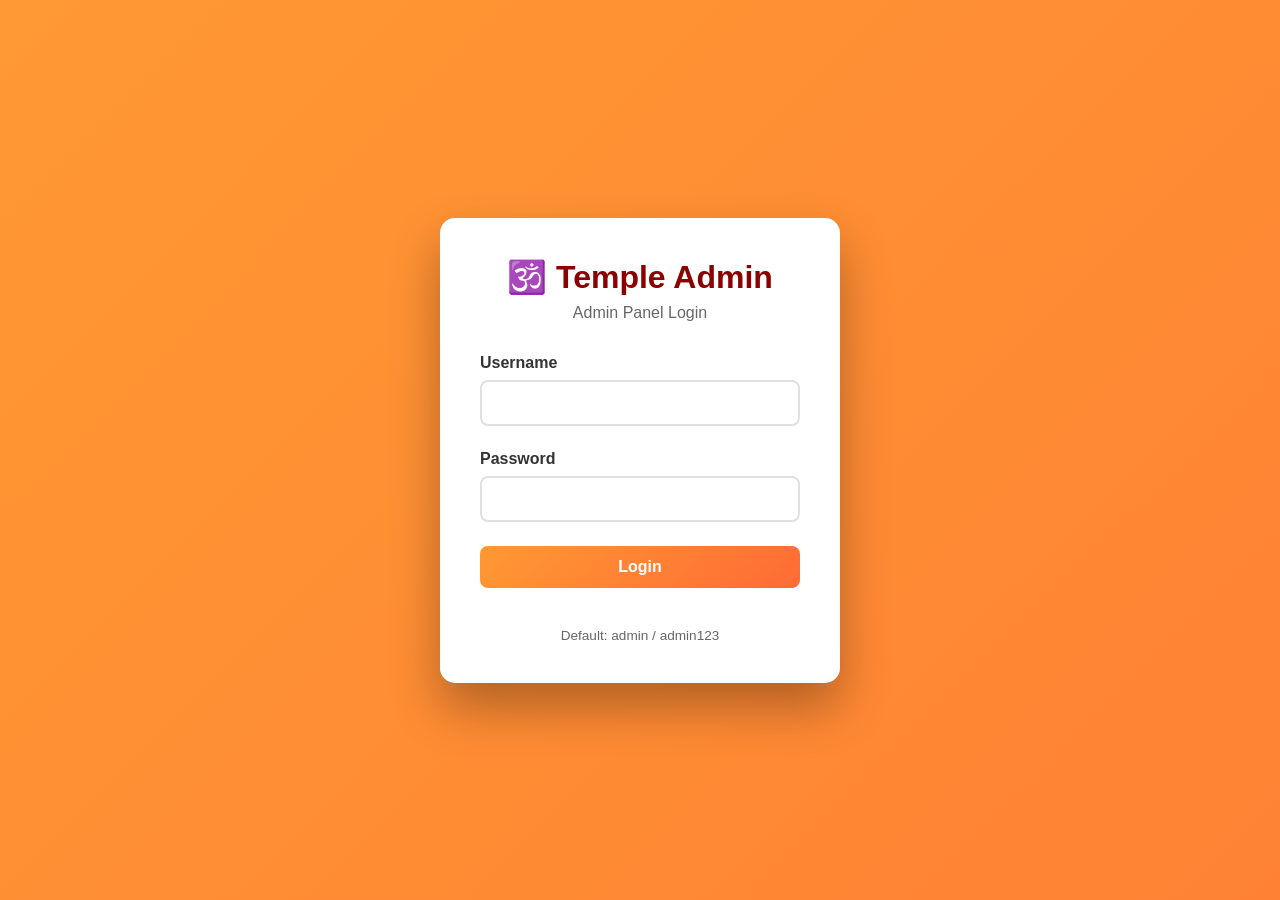
<file: temple_admin.html>
<!DOCTYPE html>
<html lang="en">
<head>
    <meta charset="UTF-8">
    <meta name="viewport" content="width=device-width, initial-scale=1.0">
    <title>🕉️ Temple Admin Panel</title>
    <link rel="stylesheet" href="temple_admin.css">
    <link href="https://cdnjs.cloudflare.com/ajax/libs/font-awesome/6.0.0/css/all.min.css" rel="stylesheet">
</head>
<body>
    <!-- Login Screen -->
    <div id="loginScreen" class="login-screen">
        <div class="login-container">
            <div class="login-header">
                <h1>🕉️ Temple Admin</h1>
                <p>Admin Panel Login</p>
            </div>
            <form id="loginForm" class="login-form">
                <div class="form-group">
                    <label for="username">Username</label>
                    <input type="text" id="username" name="username" required>
                </div>
                <div class="form-group">
                    <label for="password">Password</label>
                    <input type="password" id="password" name="password" required>
                </div>
                <div id="loginError" class="error-message hidden"></div>
                <button type="submit" class="btn-login">
                    <span class="btn-text">Login</span>
                    <span class="btn-loading hidden">Logging in...</span>
                </button>
                <div class="login-hint">
                    <p>Default: admin / admin123</p>
                </div>
            </form>
        </div>
    </div>

    <!-- Dashboard Screen -->
    <div id="dashboardScreen" class="dashboard-screen hidden">
        <!-- Header -->
        <header class="dashboard-header">
            <div class="header-content">
                <h1>🕉️ Temple Admin Panel</h1>
                <button id="logoutBtn" class="btn-logout">Logout</button>
            </div>
        </header>

        <!-- Navigation -->
        <nav class="dashboard-nav">
            <div class="nav-container">
                <button class="nav-btn active" data-tab="dashboard">
                    <i class="fas fa-chart-bar"></i> Dashboard
                </button>
                <button class="nav-btn" data-tab="kundali">
                    <i class="fas fa-user-astronaut"></i> Kundali Users
                </button>
                <button class="nav-btn" data-tab="events">
                    <i class="fas fa-calendar-alt"></i> Events
                </button>
                <button class="nav-btn" data-tab="items">
                    <i class="fas fa-shopping-bag"></i> Temple Items
                </button>
                <button class="nav-btn" data-tab="donations">
                    <i class="fas fa-hand-holding-usd"></i> Donations
                </button>
                <button class="nav-btn" data-tab="stories">
                    <i class="fas fa-book"></i> Stories
                </button>
            </div>
        </nav>

        <!-- Main Content -->
        <main class="dashboard-main">
            <!-- Dashboard Tab -->
            <div id="dashboardTab" class="tab-content active">
                <div class="stats-grid">
                    <div class="stat-card">
                        <div class="stat-icon">🔮</div>
                        <h3>Kundali Users</h3>
                        <p class="stat-number" id="kundaliCount">0</p>
                    </div>
                    <div class="stat-card">
                        <div class="stat-icon">📅</div>
                        <h3>Events</h3>
                        <p class="stat-number" id="eventsCount">0</p>
                    </div>
                    <div class="stat-card">
                        <div class="stat-icon">🛍️</div>
                        <h3>Temple Items</h3>
                        <p class="stat-number" id="itemsCount">0</p>
                    </div>
                    <div class="stat-card">
                        <div class="stat-icon">💰</div>
                        <h3>Donations</h3>
                        <p class="stat-number" id="donationsCount">0</p>
                    </div>
                    <div class="stat-card">
                        <div class="stat-icon">📖</div>
                        <h3>Stories</h3>
                        <p class="stat-number" id="storiesCount">0</p>
                    </div>
                    <div class="stat-card">
                        <div class="stat-icon">💵</div>
                        <h3>Total Donations</h3>
                        <p class="stat-number" id="totalDonations">₹0</p>
                    </div>
                </div>
            </div>

            <!-- Kundali Users Tab -->
            <div id="kundaliTab" class="tab-content">
                <div class="tab-header">
                    <h2>🔮 Kundali Users</h2>
                    <button class="btn-add" onclick="showKundaliForm()">
                        <i class="fas fa-plus"></i> Add User
                    </button>
                </div>
                <div class="data-table-container">
                    <table class="data-table">
                        <thead>
                            <tr>
                                <th>Name</th>
                                <th>Birth Date</th>
                                <th>Birth Time</th>
                                <th>Birth Place</th>
                                <th>Phone</th>
                                <th>Email</th>
                                <th>Actions</th>
                            </tr>
                        </thead>
                        <tbody id="kundaliTableBody">
                            <!-- Data will be populated by JavaScript -->
                        </tbody>
                    </table>
                </div>
            </div>

            <!-- Events Tab -->
            <div id="eventsTab" class="tab-content">
                <div class="tab-header">
                    <h2>📅 Events</h2>
                    <button class="btn-add" onclick="showEventForm()">
                        <i class="fas fa-plus"></i> Add Event
                    </button>
                </div>
                <div class="cards-grid" id="eventsGrid">
                    <!-- Events will be populated by JavaScript -->
                </div>
            </div>

            <!-- Temple Items Tab -->
            <div id="itemsTab" class="tab-content">
                <div class="tab-header">
                    <h2>🛍️ Temple Items</h2>
                    <button class="btn-add" onclick="showItemForm()">
                        <i class="fas fa-plus"></i> Add Item
                    </button>
                </div>
                <div class="cards-grid" id="itemsGrid">
                    <!-- Items will be populated by JavaScript -->
                </div>
            </div>

            <!-- Donations Tab -->
            <div id="donationsTab" class="tab-content">
                <div class="tab-header">
                    <h2>💰 Donations</h2>
                    <button class="btn-add" onclick="showDonationForm()">
                        <i class="fas fa-plus"></i> Add Donation
                    </button>
                </div>
                <div class="data-table-container">
                    <table class="data-table">
                        <thead>
                            <tr>
                                <th>Donor Name</th>
                                <th>Amount</th>
                                <th>Date</th>
                                <th>Purpose</th>
                                <th>Contact</th>
                                <th>Actions</th>
                            </tr>
                        </thead>
                        <tbody id="donationsTableBody">
                            <!-- Data will be populated by JavaScript -->
                        </tbody>
                    </table>
                </div>
            </div>

            <!-- Stories Tab -->
            <div id="storiesTab" class="tab-content">
                <div class="tab-header">
                    <h2>📖 Stories</h2>
                    <button class="btn-add" onclick="showStoryForm()">
                        <i class="fas fa-plus"></i> Add Story
                    </button>
                </div>
                <div class="cards-grid" id="storiesGrid">
                    <!-- Stories will be populated by JavaScript -->
                </div>
            </div>
        </main>
    </div>

    <!-- Modal for Forms -->
    <div id="modal" class="modal hidden">
        <div class="modal-content">
            <span class="modal-close" onclick="closeModal()">&times;</span>
            <div id="modalBody">
                <!-- Form content will be populated by JavaScript -->
            </div>
        </div>
    </div>

    <!-- Loading Overlay -->
    <div id="loadingOverlay" class="loading-overlay hidden">
        <div class="loading-spinner"></div>
        <p>Loading...</p>
    </div>

    <script src="temple_admin.js"></script>
</body>
</html>
</file>
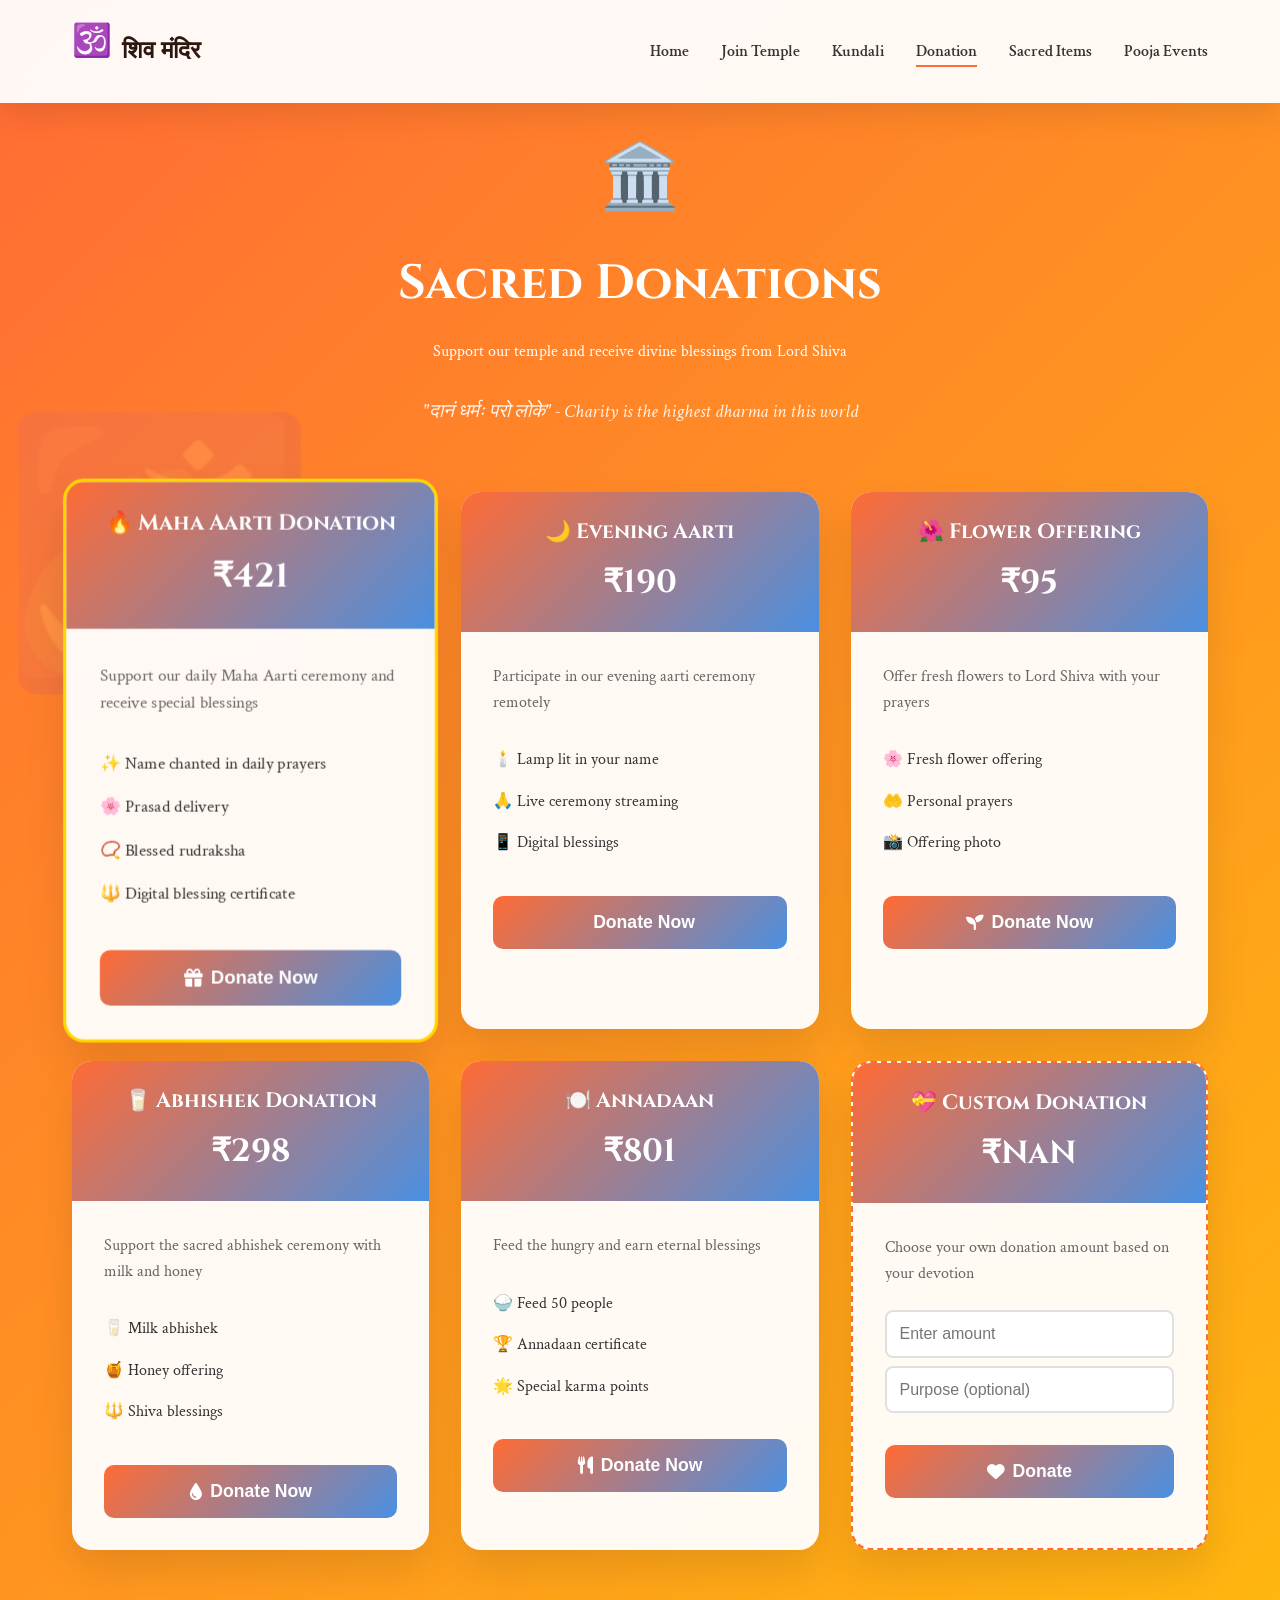
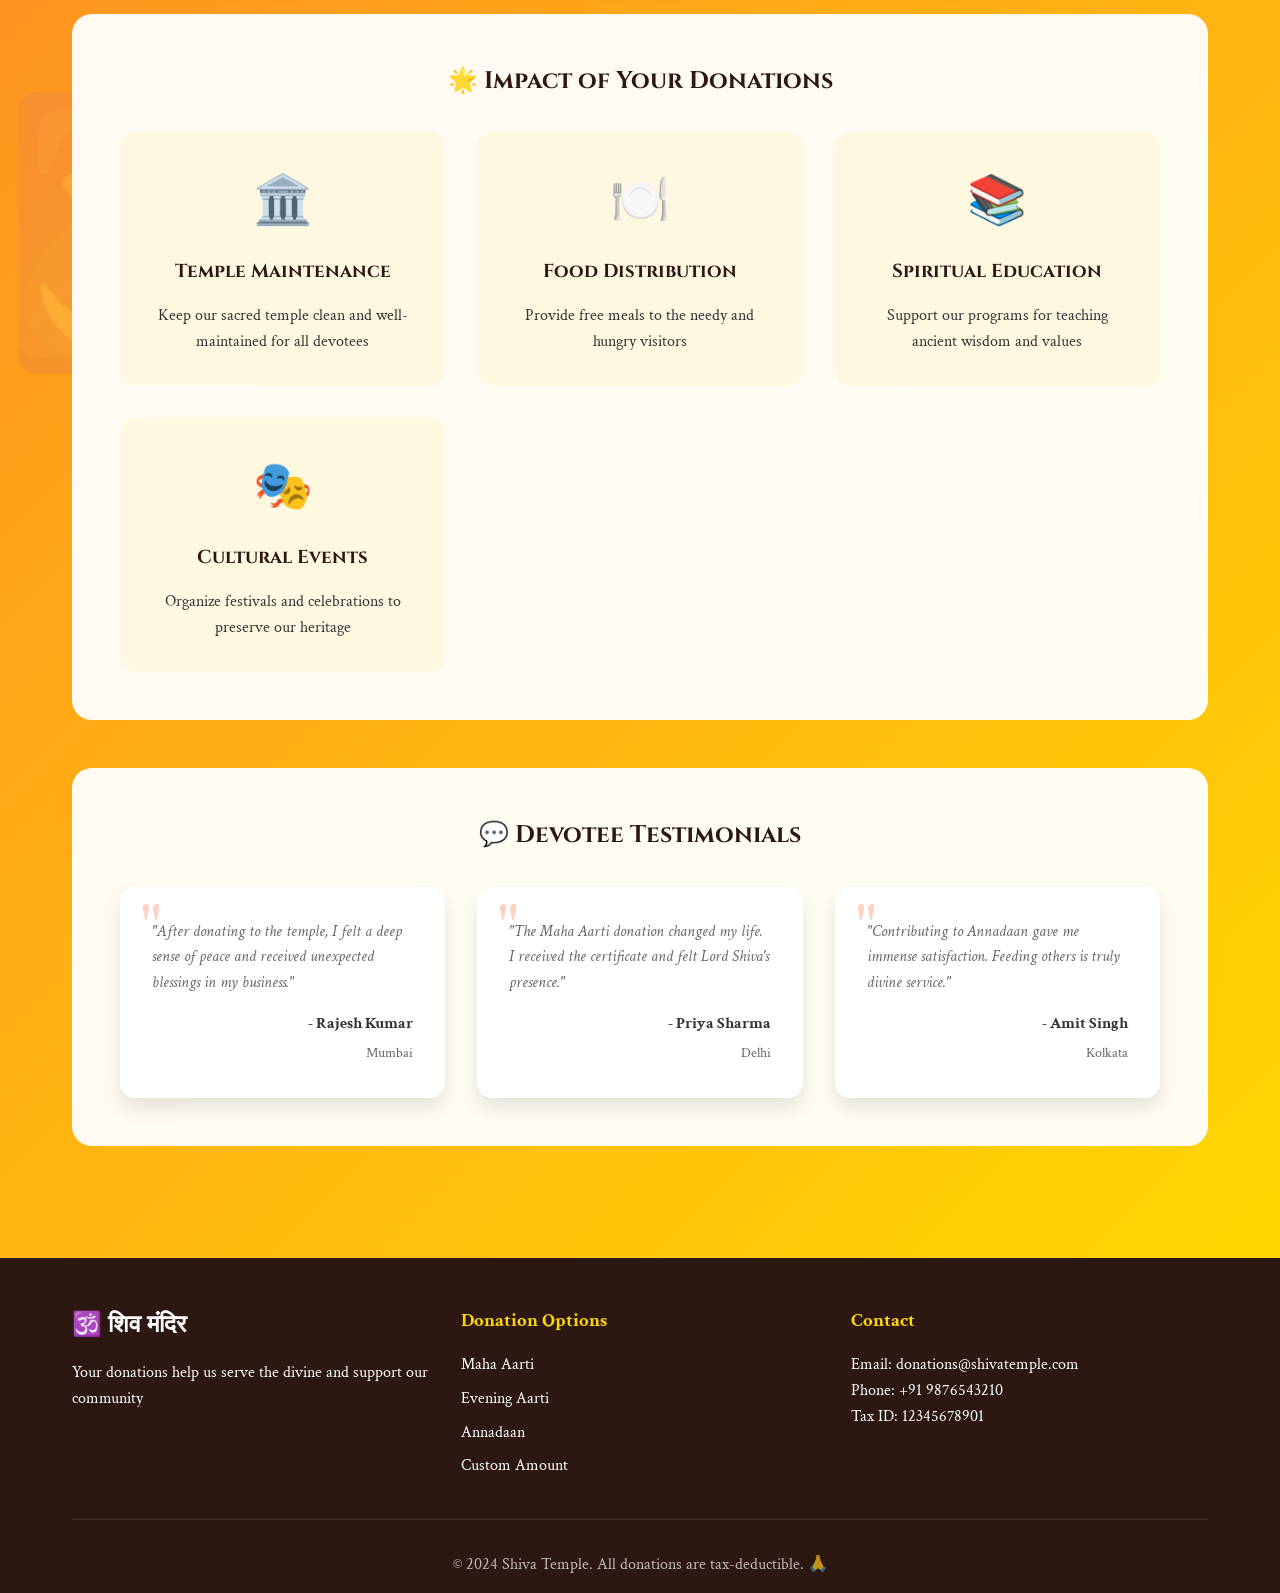
<file: frontend/public/donation.html>
<!DOCTYPE html>
<html lang="en">
<head>
    <meta charset="UTF-8">
    <meta name="viewport" content="width=device-width, initial-scale=1.0">
    <title>💰 Sacred Donations - Shiva Temple</title>
    <link rel="stylesheet" href="styles.css">
    <link href="https://fonts.googleapis.com/css2?family=Cinzel:wght@400;600;700&family=Crimson+Text:wght@400;600&display=swap" rel="stylesheet">
    <link rel="stylesheet" href="https://cdnjs.cloudflare.com/ajax/libs/font-awesome/6.0.0/css/all.min.css">
</head>
<body>
    <!-- Navigation -->
    <nav class="navbar">
        <div class="nav-container">
            <div class="nav-logo">
                <span class="om-symbol">🕉️</span>
                <h2>शिव मंदिर</h2>
            </div>
            <ul class="nav-menu">
                <li><a href="index.html" class="nav-link">Home</a></li>
                <li><a href="signup.html" class="nav-link">Join Temple</a></li>
                <li><a href="kundali.html" class="nav-link">Kundali</a></li>
                <li><a href="#" class="nav-link active">Donation</a></li>
                <li><a href="ornaments.html" class="nav-link">Sacred Items</a></li>
                <li><a href="pooja.html" class="nav-link">Pooja Events</a></li>
            </ul>
            <div class="nav-toggle">
                <span></span>
                <span></span>
                <span></span>
            </div>
        </div>
    </nav>

    <!-- Donation Section -->
    <section class="donation-section">
        <div class="donation-background">
            <div class="floating-particles"></div>
        </div>
        <div class="container">
            <div class="donation-header">
                <div class="donation-icon">🏛️</div>
                <h1>Sacred Donations</h1>
                <p>Support our temple and receive divine blessings from Lord Shiva</p>
                <div class="blessing-quote">
                    <p>"दानं धर्मः परो लोके" - Charity is the highest dharma in this world</p>
                </div>
            </div>

            <div class="donation-content">
                <div class="donation-options">
                    <div class="donation-card featured">
                        <div class="card-header">
                            <h3>🔥 Maha Aarti Donation</h3>
                            <div class="donation-amount">₹1,108</div>
                        </div>
                        <div class="card-body">
                            <p>Support our daily Maha Aarti ceremony and receive special blessings</p>
                            <ul class="benefits-list">
                                <li>✨ Name chanted in daily prayers</li>
                                <li>🌸 Prasad delivery</li>
                                <li>📿 Blessed rudraksha</li>
                                <li>🔱 Digital blessing certificate</li>
                            </ul>
                            <button class="donate-btn" onclick="makeDonation(1108, 'Maha Aarti')">
                                <i class="fas fa-gift"></i> Donate Now
                            </button>
                        </div>
                    </div>

                    <div class="donation-card">
                        <div class="card-header">
                            <h3>🌙 Evening Aarti</h3>
                            <div class="donation-amount">₹501</div>
                        </div>
                        <div class="card-body">
                            <p>Participate in our evening aarti ceremony remotely</p>
                            <ul class="benefits-list">
                                <li>🕯️ Lamp lit in your name</li>
                                <li>🙏 Live ceremony streaming</li>
                                <li>📱 Digital blessings</li>
                            </ul>
                            <button class="donate-btn" onclick="makeDonation(501, 'Evening Aarti')">
                                <i class="fas fa-candle-holder"></i> Donate Now
                            </button>
                        </div>
                    </div>

                    <div class="donation-card">
                        <div class="card-header">
                            <h3>🌺 Flower Offering</h3>
                            <div class="donation-amount">₹251</div>
                        </div>
                        <div class="card-body">
                            <p>Offer fresh flowers to Lord Shiva with your prayers</p>
                            <ul class="benefits-list">
                                <li>🌸 Fresh flower offering</li>
                                <li>🤲 Personal prayers</li>
                                <li>📸 Offering photo</li>
                            </ul>
                            <button class="donate-btn" onclick="makeDonation(251, 'Flower Offering')">
                                <i class="fas fa-seedling"></i> Donate Now
                            </button>
                        </div>
                    </div>

                    <div class="donation-card">
                        <div class="card-header">
                            <h3>🥛 Abhishek Donation</h3>
                            <div class="donation-amount">₹786</div>
                        </div>
                        <div class="card-body">
                            <p>Support the sacred abhishek ceremony with milk and honey</p>
                            <ul class="benefits-list">
                                <li>🥛 Milk abhishek</li>
                                <li>🍯 Honey offering</li>
                                <li>🔱 Shiva blessings</li>
                            </ul>
                            <button class="donate-btn" onclick="makeDonation(786, 'Abhishek')">
                                <i class="fas fa-tint"></i> Donate Now
                            </button>
                        </div>
                    </div>

                    <div class="donation-card">
                        <div class="card-header">
                            <h3>🍽️ Annadaan</h3>
                            <div class="donation-amount">₹2,108</div>
                        </div>
                        <div class="card-body">
                            <p>Feed the hungry and earn eternal blessings</p>
                            <ul class="benefits-list">
                                <li>🍚 Feed 50 people</li>
                                <li>🏆 Annadaan certificate</li>
                                <li>🌟 Special karma points</li>
                            </ul>
                            <button class="donate-btn" onclick="makeDonation(2108, 'Annadaan')">
                                <i class="fas fa-utensils"></i> Donate Now
                            </button>
                        </div>
                    </div>

                    <div class="donation-card custom">
                        <div class="card-header">
                            <h3>💝 Custom Donation</h3>
                            <div class="donation-amount">Any Amount</div>
                        </div>
                        <div class="card-body">
                            <p>Choose your own donation amount based on your devotion</p>
                            <div class="custom-amount">
                                <input type="number" id="customAmount" placeholder="Enter amount" min="1">
                                <input type="text" id="customPurpose" placeholder="Purpose (optional)">
                            </div>
                            <button class="donate-btn" onclick="makeCustomDonation()">
                                <i class="fas fa-heart"></i> Donate
                            </button>
                        </div>
                    </div>
                </div>

                <div class="donation-impact">
                    <h2>🌟 Impact of Your Donations</h2>
                    <div class="impact-grid">
                        <div class="impact-card">
                            <div class="impact-icon">🏛️</div>
                            <h3>Temple Maintenance</h3>
                            <p>Keep our sacred temple clean and well-maintained for all devotees</p>
                        </div>
                        <div class="impact-card">
                            <div class="impact-icon">🍽️</div>
                            <h3>Food Distribution</h3>
                            <p>Provide free meals to the needy and hungry visitors</p>
                        </div>
                        <div class="impact-card">
                            <div class="impact-icon">📚</div>
                            <h3>Spiritual Education</h3>
                            <p>Support our programs for teaching ancient wisdom and values</p>
                        </div>
                        <div class="impact-card">
                            <div class="impact-icon">🎭</div>
                            <h3>Cultural Events</h3>
                            <p>Organize festivals and celebrations to preserve our heritage</p>
                        </div>
                    </div>
                </div>

                <div class="donation-testimonials">
                    <h2>💬 Devotee Testimonials</h2>
                    <div class="testimonials-grid">
                        <div class="testimonial-card">
                            <div class="testimonial-content">
                                <p>"After donating to the temple, I felt a deep sense of peace and received unexpected blessings in my business."</p>
                            </div>
                            <div class="testimonial-author">
                                <strong>- Rajesh Kumar</strong>
                                <span>Mumbai</span>
                            </div>
                        </div>
                        <div class="testimonial-card">
                            <div class="testimonial-content">
                                <p>"The Maha Aarti donation changed my life. I received the certificate and felt Lord Shiva's presence."</p>
                            </div>
                            <div class="testimonial-author">
                                <strong>- Priya Sharma</strong>
                                <span>Delhi</span>
                            </div>
                        </div>
                        <div class="testimonial-card">
                            <div class="testimonial-content">
                                <p>"Contributing to Annadaan gave me immense satisfaction. Feeding others is truly divine service."</p>
                            </div>
                            <div class="testimonial-author">
                                <strong>- Amit Singh</strong>
                                <span>Kolkata</span>
                            </div>
                        </div>
                    </div>
                </div>
            </div>
        </div>
    </section>

    <!-- Donation Modal -->
    <div class="modal" id="donationModal">
        <div class="modal-content">
            <span class="close-btn" onclick="closeModal()">&times;</span>
            <h2>🙏 Complete Your Donation</h2>
            <div class="modal-body">
                <div class="donation-summary">
                    <h3 id="donationType">Donation Type</h3>
                    <div class="amount-display">₹<span id="donationAmount">0</span></div>
                </div>
                
                <form id="donationForm" onsubmit="processDonation(event)">
                    <div class="form-group">
                        <label for="donorName">Your Name *</label>
                        <input type="text" id="donorName" name="donorName" required>
                    </div>
                    
                    <div class="form-group">
                        <label for="donorEmail">Email Address *</label>
                        <input type="email" id="donorEmail" name="donorEmail" required>
                    </div>
                    
                    <div class="form-group">
                        <label for="donorPhone">Phone Number *</label>
                        <input type="tel" id="donorPhone" name="donorPhone" required>
                    </div>
                    
                    <div class="form-group">
                        <label for="donorAddress">Address</label>
                        <textarea id="donorAddress" name="donorAddress" rows="3"></textarea>
                    </div>
                    
                    <div class="form-group">
                        <label for="prayerRequest">Special Prayer Request</label>
                        <textarea id="prayerRequest" name="prayerRequest" rows="3" placeholder="Share your prayers with Lord Shiva"></textarea>
                    </div>
                    
                    <div class="form-group checkbox-group">
                        <input type="checkbox" id="receiveUpdates" name="receiveUpdates" checked>
                        <label for="receiveUpdates">Receive temple updates and blessings</label>
                    </div>
                    
                    <button type="submit" class="submit-donation-btn">
                        <i class="fas fa-heart"></i> Complete Donation
                    </button>
                </form>
            </div>
        </div>
    </div>

    <!-- Footer -->
    <footer class="footer">
        <div class="container">
            <div class="footer-content">
                <div class="footer-section">
                    <h3>🕉️ शिव मंदिर</h3>
                    <p>Your donations help us serve the divine and support our community</p>
                </div>
                <div class="footer-section">
                    <h4>Donation Options</h4>
                    <ul>
                        <li><a href="#maha-aarti">Maha Aarti</a></li>
                        <li><a href="#evening-aarti">Evening Aarti</a></li>
                        <li><a href="#annadaan">Annadaan</a></li>
                        <li><a href="#custom">Custom Amount</a></li>
                    </ul>
                </div>
                <div class="footer-section">
                    <h4>Contact</h4>
                    <p>Email: donations@shivatemple.com</p>
                    <p>Phone: +91 9876543210</p>
                    <p>Tax ID: 12345678901</p>
                </div>
            </div>
            <div class="footer-bottom">
                <p>&copy; 2024 Shiva Temple. All donations are tax-deductible. 🙏</p>
            </div>
        </div>
    </footer>

    <script src="script.js"></script>
    <script>
        let currentDonation = {
            amount: 0,
            type: '',
            purpose: ''
        };

        function makeDonation(amount, type) {
            currentDonation.amount = amount;
            currentDonation.type = type;
            currentDonation.purpose = type;
            
            document.getElementById('donationType').textContent = type;
            document.getElementById('donationAmount').textContent = amount;
            
            // Auto-fill form if user is logged in
            const userData = localStorage.getItem('templeUser');
            if (userData) {
                const user = JSON.parse(userData);
                document.getElementById('donorName').value = user.fullName || '';
                document.getElementById('donorEmail').value = user.email || '';
                document.getElementById('donorPhone').value = user.phone || '';
            }
            
            document.getElementById('donationModal').style.display = 'block';
        }

        function makeCustomDonation() {
            const amount = document.getElementById('customAmount').value;
            const purpose = document.getElementById('customPurpose').value || 'Custom Donation';
            
            if (!amount || amount <= 0) {
                showNotification('Please enter a valid amount', 'error');
                return;
            }
            
            makeDonation(parseInt(amount), purpose);
        }

        function closeModal() {
            document.getElementById('donationModal').style.display = 'none';
        }

        function processDonation(event) {
            event.preventDefault();
            
            const formData = new FormData(event.target);
            const donorData = Object.fromEntries(formData);
            
            const donation = {
                ...currentDonation,
                donor: donorData,
                date: new Date().toISOString(),
                id: 'DON' + Date.now()
            };
            
            // Store donation in localStorage
            let donations = JSON.parse(localStorage.getItem('templeDonations')) || [];
            donations.push(donation);
            localStorage.setItem('templeDonations', JSON.stringify(donations));
            
            // Show success message
            showNotification('🙏 Thank you for your sacred donation! Lord Shiva blesses you.', 'success');
            
            // Close modal
            closeModal();
            
            // Show receipt
            showDonationReceipt(donation);
        }

        function showDonationReceipt(donation) {
            const receiptHtml = `
                <div class="donation-receipt">
                    <h2>🏛️ Donation Receipt</h2>
                    <div class="receipt-details">
                        <p><strong>Donation ID:</strong> ${donation.id}</p>
                        <p><strong>Amount:</strong> ₹${donation.amount}</p>
                        <p><strong>Type:</strong> ${donation.type}</p>
                        <p><strong>Donor:</strong> ${donation.donor.donorName}</p>
                        <p><strong>Date:</strong> ${new Date(donation.date).toLocaleDateString()}</p>
                        <p><strong>Email:</strong> ${donation.donor.donorEmail}</p>
                        ${donation.donor.prayerRequest ? `<p><strong>Prayer:</strong> ${donation.donor.prayerRequest}</p>` : ''}
                    </div>
                    <div class="receipt-blessing">
                        <p>🕉️ "May Lord Shiva shower his divine blessings upon you and your family"</p>
                        <p>Your donation helps us serve the divine and support our community.</p>
                    </div>
                    <button onclick="printReceipt()" class="print-btn">
                        <i class="fas fa-print"></i> Print Receipt
                    </button>
                </div>
            `;
            
            const receiptModal = document.createElement('div');
            receiptModal.className = 'modal active';
            receiptModal.innerHTML = `
                <div class="modal-content">
                    <span class="close-btn" onclick="this.parentElement.parentElement.remove()">&times;</span>
                    ${receiptHtml}
                </div>
            `;
            
            document.body.appendChild(receiptModal);
        }

        function printReceipt() {
            const receiptContent = document.querySelector('.donation-receipt').innerHTML;
            const printWindow = window.open('', '', 'height=600,width=800');
            printWindow.document.write(`
                <html>
                    <head>
                        <title>Donation Receipt</title>
                        <style>
                            body { font-family: Arial, sans-serif; padding: 20px; }
                            .donation-receipt { max-width: 600px; margin: 0 auto; }
                            .receipt-details p { margin: 10px 0; }
                            .receipt-blessing { margin: 20px 0; text-align: center; font-style: italic; }
                        </style>
                    </head>
                    <body>
                        <div class="donation-receipt">${receiptContent}</div>
                    </body>
                </html>
            `);
            printWindow.document.close();
            printWindow.print();
        }

        // Close modal when clicking outside
        window.onclick = function(event) {
            const modal = document.getElementById('donationModal');
            if (event.target == modal) {
                closeModal();
            }
        }

        // Add floating animation to donation cards
        document.querySelectorAll('.donation-card').forEach(card => {
            card.addEventListener('mouseenter', () => {
                card.style.transform = 'translateY(-10px) scale(1.02)';
            });
            
            card.addEventListener('mouseleave', () => {
                card.style.transform = 'translateY(0) scale(1)';
            });
        });

        // Add donation counter animation
        function animateCounter() {
            const counters = document.querySelectorAll('.donation-amount');
            counters.forEach(counter => {
                const target = parseInt(counter.textContent.replace('₹', '').replace(',', ''));
                let current = 0;
                const increment = target / 50;
                
                const timer = setInterval(() => {
                    current += increment;
                    if (current >= target) {
                        current = target;
                        clearInterval(timer);
                    }
                    counter.textContent = '₹' + Math.floor(current).toLocaleString();
                }, 50);
            });
        }

        // Initialize animations
        document.addEventListener('DOMContentLoaded', () => {
            setTimeout(animateCounter, 1000);
        });
    </script>

    <style>
        .donation-section {
            padding: 8rem 0 4rem;
            background: linear-gradient(135deg, #FF6B35 0%, #FFD700 100%);
            min-height: 100vh;
            position: relative;
        }

        .donation-background {
            position: absolute;
            top: 0;
            left: 0;
            width: 100%;
            height: 100%;
            background: url('data:image/svg+xml,<svg xmlns="http://www.w3.org/2000/svg" viewBox="0 0 100 100"><text y="50" font-size="15" fill="white" opacity="0.1">💰</text></svg>');
        }

        .donation-header {
            text-align: center;
            color: white;
            margin-bottom: 4rem;
            position: relative;
            z-index: 1;
        }

        .donation-icon {
            font-size: 4rem;
            margin-bottom: 1rem;
            animation: glow 2s ease-in-out infinite alternate;
        }

        .donation-header h1 {
            font-family: 'Cinzel', serif;
            font-size: 3rem;
            margin-bottom: 1rem;
        }

        .blessing-quote {
            margin-top: 2rem;
            font-style: italic;
            font-size: 1.2rem;
            opacity: 0.9;
        }

        .donation-options {
            display: grid;
            grid-template-columns: repeat(auto-fit, minmax(350px, 1fr));
            gap: 2rem;
            margin-bottom: 4rem;
        }

        .donation-card {
            background: rgba(255, 255, 255, 0.95);
            border-radius: 20px;
            overflow: hidden;
            box-shadow: 0 20px 40px rgba(0, 0, 0, 0.1);
            transition: all 0.3s ease;
            backdrop-filter: blur(10px);
        }

        .donation-card.featured {
            transform: scale(1.05);
            border: 3px solid var(--accent-color);
        }

        .donation-card.custom {
            border: 2px dashed var(--primary-color);
        }

        .card-header {
            background: var(--gradient-bg);
            color: white;
            padding: 1.5rem;
            text-align: center;
        }

        .card-header h3 {
            font-family: 'Cinzel', serif;
            font-size: 1.3rem;
            margin-bottom: 0.5rem;
        }

        .donation-amount {
            font-size: 2rem;
            font-weight: 700;
            font-family: 'Cinzel', serif;
        }

        .card-body {
            padding: 2rem;
        }

        .card-body p {
            color: var(--text-light);
            margin-bottom: 1.5rem;
        }

        .benefits-list {
            list-style: none;
            margin-bottom: 2rem;
        }

        .benefits-list li {
            padding: 0.5rem 0;
            color: var(--text-dark);
            font-weight: 500;
        }

        .donate-btn {
            width: 100%;
            padding: 1rem;
            background: var(--gradient-bg);
            border: none;
            border-radius: 10px;
            color: white;
            font-size: 1.1rem;
            font-weight: 600;
            cursor: pointer;
            transition: all 0.3s ease;
            display: flex;
            align-items: center;
            justify-content: center;
            gap: 0.5rem;
        }

        .donate-btn:hover {
            transform: translateY(-2px);
            box-shadow: 0 10px 20px rgba(0, 0, 0, 0.2);
        }

        .custom-amount {
            margin-bottom: 1.5rem;
        }

        .custom-amount input {
            width: 100%;
            padding: 0.8rem;
            margin-bottom: 0.5rem;
            border: 2px solid #e0e0e0;
            border-radius: 8px;
            font-size: 1rem;
        }

        .custom-amount input:focus {
            outline: none;
            border-color: var(--primary-color);
        }

        .donation-impact, .donation-testimonials {
            background: rgba(255, 255, 255, 0.95);
            padding: 3rem;
            border-radius: 20px;
            margin-bottom: 3rem;
            backdrop-filter: blur(10px);
        }

        .donation-impact h2, .donation-testimonials h2 {
            font-family: 'Cinzel', serif;
            color: var(--dark-color);
            text-align: center;
            margin-bottom: 2rem;
        }

        .impact-grid, .testimonials-grid {
            display: grid;
            grid-template-columns: repeat(auto-fit, minmax(250px, 1fr));
            gap: 2rem;
        }

        .impact-card {
            text-align: center;
            padding: 2rem;
            background: var(--light-color);
            border-radius: 15px;
            transition: transform 0.3s ease;
        }

        .impact-card:hover {
            transform: translateY(-5px);
        }

        .impact-icon {
            font-size: 3rem;
            margin-bottom: 1rem;
        }

        .impact-card h3 {
            font-family: 'Cinzel', serif;
            color: var(--dark-color);
            margin-bottom: 1rem;
        }

        .testimonial-card {
            background: white;
            padding: 2rem;
            border-radius: 15px;
            box-shadow: 0 10px 20px rgba(0, 0, 0, 0.1);
            position: relative;
        }

        .testimonial-card::before {
            content: '"';
            position: absolute;
            top: -10px;
            left: 20px;
            font-size: 4rem;
            color: var(--primary-color);
            opacity: 0.3;
        }

        .testimonial-content {
            margin-bottom: 1rem;
            font-style: italic;
            color: var(--text-light);
        }

        .testimonial-author {
            text-align: right;
            color: var(--text-dark);
        }

        .testimonial-author strong {
            display: block;
            margin-bottom: 0.2rem;
        }

        .testimonial-author span {
            color: var(--text-light);
            font-size: 0.9rem;
        }

        /* Modal Styles */
        .modal {
            display: none;
            position: fixed;
            z-index: 10000;
            left: 0;
            top: 0;
            width: 100%;
            height: 100%;
            background-color: rgba(0, 0, 0, 0.8);
            animation: fadeIn 0.3s ease;
        }

        .modal.active {
            display: block;
        }

        .modal-content {
            background-color: white;
            margin: 5% auto;
            padding: 2rem;
            border-radius: 20px;
            width: 90%;
            max-width: 600px;
            position: relative;
            animation: slideIn 0.3s ease;
        }

        .close-btn {
            position: absolute;
            right: 20px;
            top: 20px;
            color: var(--text-light);
            font-size: 2rem;
            cursor: pointer;
            transition: color 0.3s ease;
        }

        .close-btn:hover {
            color: var(--primary-color);
        }

        .modal-body h2 {
            font-family: 'Cinzel', serif;
            color: var(--dark-color);
            margin-bottom: 2rem;
            text-align: center;
        }

        .donation-summary {
            text-align: center;
            padding: 2rem;
            background: var(--light-color);
            border-radius: 15px;
            margin-bottom: 2rem;
        }

        .donation-summary h3 {
            font-family: 'Cinzel', serif;
            color: var(--dark-color);
            margin-bottom: 1rem;
        }

        .amount-display {
            font-size: 2.5rem;
            font-weight: 700;
            color: var(--primary-color);
            font-family: 'Cinzel', serif;
        }

        .form-group {
            margin-bottom: 1.5rem;
        }

        .form-group label {
            display: block;
            margin-bottom: 0.5rem;
            color: var(--dark-color);
            font-weight: 600;
        }

        .form-group input, .form-group textarea {
            width: 100%;
            padding: 0.8rem;
            border: 2px solid #e0e0e0;
            border-radius: 8px;
            font-size: 1rem;
            transition: border-color 0.3s ease;
        }

        .form-group input:focus, .form-group textarea:focus {
            outline: none;
            border-color: var(--primary-color);
        }

        .checkbox-group {
            display: flex;
            align-items: center;
            gap: 0.5rem;
        }

        .checkbox-group input[type="checkbox"] {
            width: auto;
        }

        .submit-donation-btn {
            width: 100%;
            padding: 1.2rem;
            background: var(--gradient-bg);
            border: none;
            border-radius: 10px;
            color: white;
            font-size: 1.2rem;
            font-weight: 600;
            cursor: pointer;
            transition: all 0.3s ease;
            display: flex;
            align-items: center;
            justify-content: center;
            gap: 0.5rem;
        }

        .submit-donation-btn:hover {
            transform: translateY(-2px);
            box-shadow: 0 10px 20px rgba(0, 0, 0, 0.2);
        }

        .donation-receipt {
            text-align: center;
            padding: 2rem;
        }

        .donation-receipt h2 {
            font-family: 'Cinzel', serif;
            color: var(--dark-color);
            margin-bottom: 2rem;
        }

        .receipt-details {
            background: var(--light-color);
            padding: 1.5rem;
            border-radius: 10px;
            margin-bottom: 2rem;
            text-align: left;
        }

        .receipt-details p {
            margin: 0.5rem 0;
            color: var(--text-dark);
        }

        .receipt-blessing {
            color: var(--primary-color);
            font-style: italic;
            margin-bottom: 2rem;
        }

        .print-btn {
            padding: 0.8rem 2rem;
            background: var(--gradient-bg);
            border: none;
            border-radius: 8px;
            color: white;
            font-weight: 600;
            cursor: pointer;
            transition: all 0.3s ease;
        }

        .print-btn:hover {
            transform: translateY(-2px);
        }

        @keyframes fadeIn {
            from { opacity: 0; }
            to { opacity: 1; }
        }

        @keyframes slideIn {
            from { transform: translateY(-50px); opacity: 0; }
            to { transform: translateY(0); opacity: 1; }
        }

        @media (max-width: 768px) {
            .donation-options {
                grid-template-columns: 1fr;
            }
            
            .donation-card.featured {
                transform: none;
            }
            
            .impact-grid, .testimonials-grid {
                grid-template-columns: 1fr;
            }
            
            .modal-content {
                width: 95%;
                margin: 10% auto;
            }
        }
    </style>
</body>
</html>
</file>
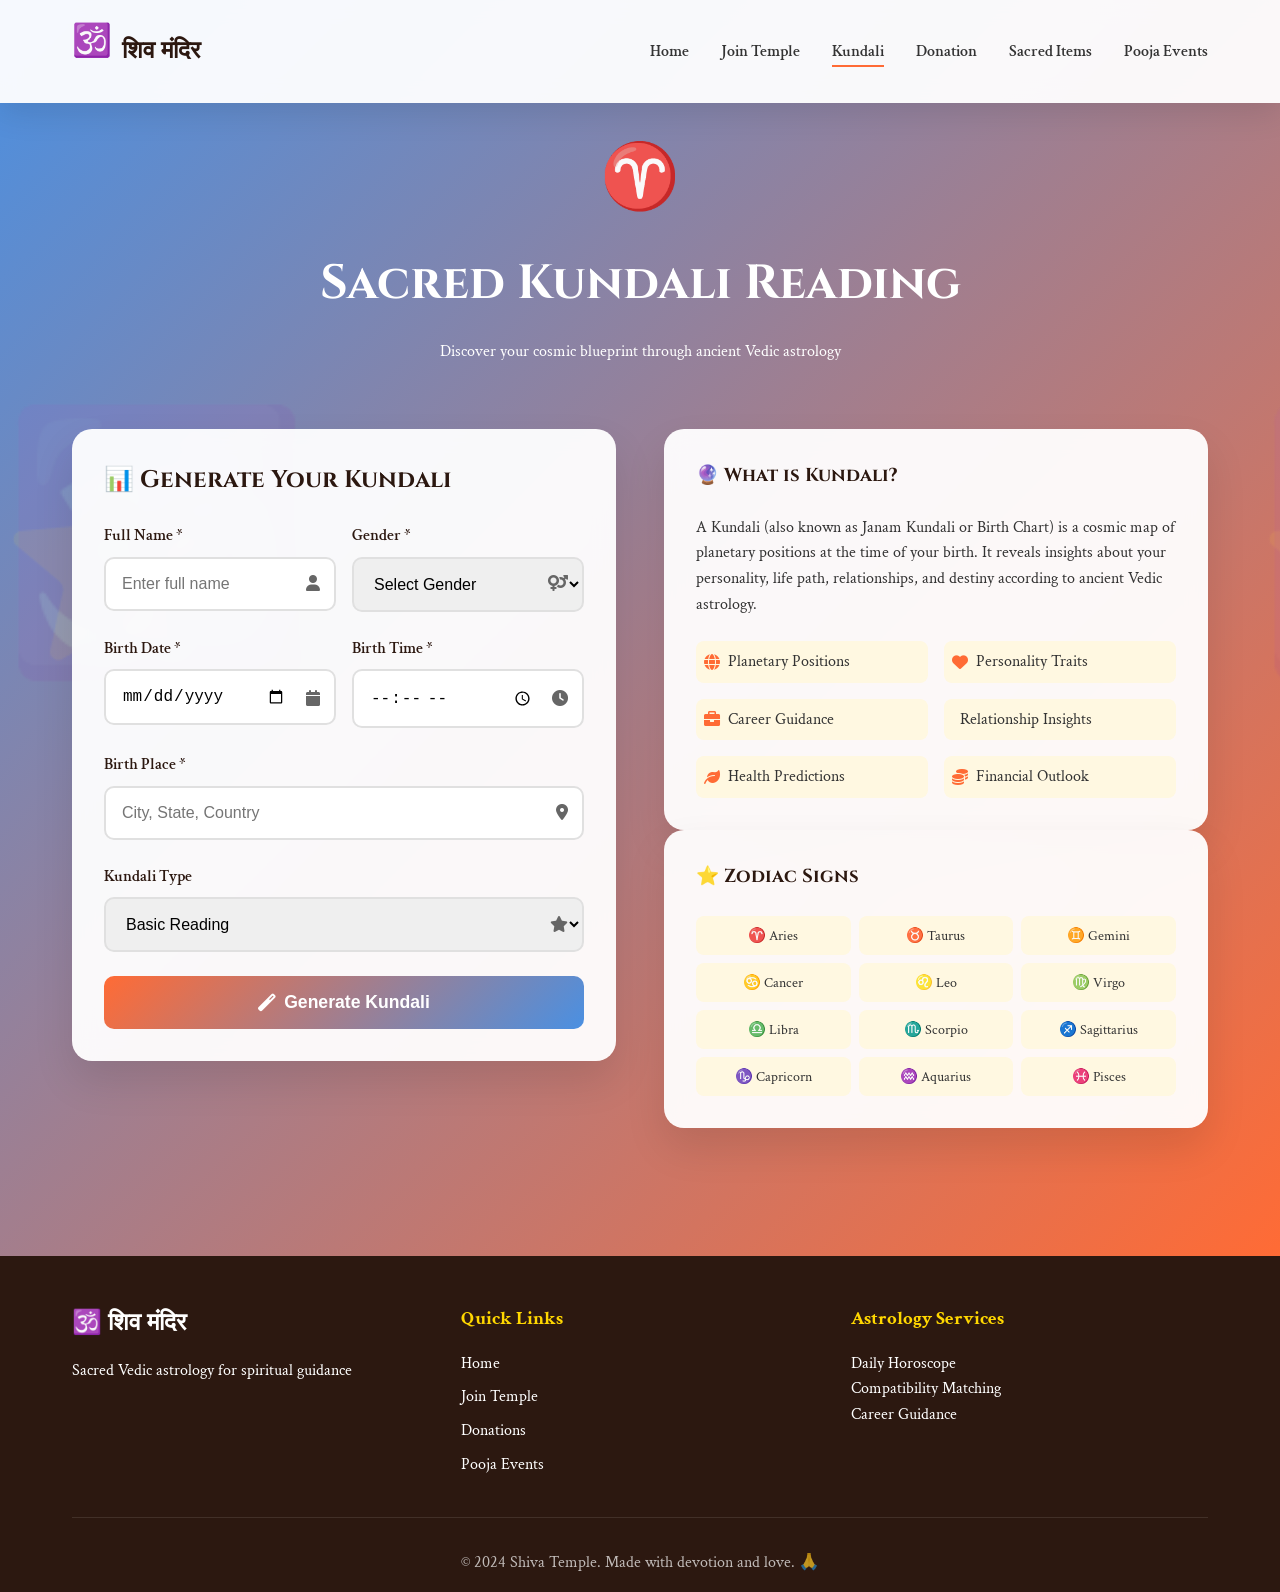
<file: frontend/public/kundali.html>
<!DOCTYPE html>
<html lang="en">
<head>
    <meta charset="UTF-8">
    <meta name="viewport" content="width=device-width, initial-scale=1.0">
    <title>🌟 Kundali Reading - Shiva Temple</title>
    <link rel="stylesheet" href="styles.css">
    <link href="https://fonts.googleapis.com/css2?family=Cinzel:wght@400;600;700&family=Crimson+Text:wght@400;600&display=swap" rel="stylesheet">
    <link rel="stylesheet" href="https://cdnjs.cloudflare.com/ajax/libs/font-awesome/6.0.0/css/all.min.css">
</head>
<body>
    <!-- Navigation -->
    <nav class="navbar">
        <div class="nav-container">
            <div class="nav-logo">
                <span class="om-symbol">🕉️</span>
                <h2>शिव मंदिर</h2>
            </div>
            <ul class="nav-menu">
                <li><a href="index.html" class="nav-link">Home</a></li>
                <li><a href="signup.html" class="nav-link">Join Temple</a></li>
                <li><a href="#" class="nav-link active">Kundali</a></li>
                <li><a href="donation.html" class="nav-link">Donation</a></li>
                <li><a href="ornaments.html" class="nav-link">Sacred Items</a></li>
                <li><a href="pooja.html" class="nav-link">Pooja Events</a></li>
            </ul>
            <div class="nav-toggle">
                <span></span>
                <span></span>
                <span></span>
            </div>
        </div>
    </nav>

    <!-- Kundali Section -->
    <section class="kundali-section">
        <div class="kundali-background">
            <div class="floating-particles"></div>
        </div>
        <div class="container">
            <div class="kundali-header">
                <div class="zodiac-symbol">♈</div>
                <h1>Sacred Kundali Reading</h1>
                <p>Discover your cosmic blueprint through ancient Vedic astrology</p>
            </div>

            <div class="kundali-content">
                <div class="kundali-form-section">
                    <div class="form-card">
                        <h2>📊 Generate Your Kundali</h2>
                        <form id="kundaliForm" onsubmit="generateKundali(event)">
                            <div class="form-row">
                                <div class="form-group">
                                    <label for="personName">Full Name *</label>
                                    <input type="text" id="personName" name="personName" required 
                                           placeholder="Enter full name">
                                    <i class="fas fa-user form-icon"></i>
                                </div>
                                <div class="form-group">
                                    <label for="gender">Gender *</label>
                                    <select id="gender" name="gender" required>
                                        <option value="">Select Gender</option>
                                        <option value="male">Male</option>
                                        <option value="female">Female</option>
                                        <option value="other">Other</option>
                                    </select>
                                    <i class="fas fa-venus-mars form-icon"></i>
                                </div>
                            </div>

                            <div class="form-row">
                                <div class="form-group">
                                    <label for="birthDate">Birth Date *</label>
                                    <input type="date" id="birthDate" name="birthDate" required>
                                    <i class="fas fa-calendar form-icon"></i>
                                </div>
                                <div class="form-group">
                                    <label for="birthTime">Birth Time *</label>
                                    <input type="time" id="birthTime" name="birthTime" required>
                                    <i class="fas fa-clock form-icon"></i>
                                </div>
                            </div>

                            <div class="form-group">
                                <label for="birthPlace">Birth Place *</label>
                                <input type="text" id="birthPlace" name="birthPlace" required 
                                       placeholder="City, State, Country">
                                <i class="fas fa-map-marker-alt form-icon"></i>
                            </div>

                            <div class="form-group">
                                <label for="kundaliType">Kundali Type</label>
                                <select id="kundaliType" name="kundaliType">
                                    <option value="basic">Basic Reading</option>
                                    <option value="detailed">Detailed Analysis</option>
                                    <option value="compatibility">Compatibility Check</option>
                                    <option value="career">Career Guidance</option>
                                    <option value="health">Health Prediction</option>
                                </select>
                                <i class="fas fa-star form-icon"></i>
                            </div>

                            <button type="submit" class="generate-btn">
                                <i class="fas fa-magic"></i> Generate Kundali
                            </button>
                        </form>
                    </div>
                </div>

                <div class="kundali-info">
                    <div class="info-card">
                        <h3>🔮 What is Kundali?</h3>
                        <p>A Kundali (also known as Janam Kundali or Birth Chart) is a cosmic map of planetary positions at the time of your birth. It reveals insights about your personality, life path, relationships, and destiny according to ancient Vedic astrology.</p>
                        
                        <div class="features-list">
                            <div class="feature-item">
                                <i class="fas fa-globe"></i>
                                <span>Planetary Positions</span>
                            </div>
                            <div class="feature-item">
                                <i class="fas fa-heart"></i>
                                <span>Personality Traits</span>
                            </div>
                            <div class="feature-item">
                                <i class="fas fa-briefcase"></i>
                                <span>Career Guidance</span>
                            </div>
                            <div class="feature-item">
                                <i class="fas fa-rings-wedding"></i>
                                <span>Relationship Insights</span>
                            </div>
                            <div class="feature-item">
                                <i class="fas fa-leaf"></i>
                                <span>Health Predictions</span>
                            </div>
                            <div class="feature-item">
                                <i class="fas fa-coins"></i>
                                <span>Financial Outlook</span>
                            </div>
                        </div>
                    </div>

                    <div class="info-card">
                        <h3>⭐ Zodiac Signs</h3>
                        <div class="zodiac-grid">
                            <div class="zodiac-item">♈ Aries</div>
                            <div class="zodiac-item">♉ Taurus</div>
                            <div class="zodiac-item">♊ Gemini</div>
                            <div class="zodiac-item">♋ Cancer</div>
                            <div class="zodiac-item">♌ Leo</div>
                            <div class="zodiac-item">♍ Virgo</div>
                            <div class="zodiac-item">♎ Libra</div>
                            <div class="zodiac-item">♏ Scorpio</div>
                            <div class="zodiac-item">♐ Sagittarius</div>
                            <div class="zodiac-item">♑ Capricorn</div>
                            <div class="zodiac-item">♒ Aquarius</div>
                            <div class="zodiac-item">♓ Pisces</div>
                        </div>
                    </div>
                </div>
            </div>

            <!-- Kundali Results -->
            <div class="kundali-results" id="kundaliResults" style="display: none;">
                <h2>🌟 Your Sacred Kundali</h2>
                <div class="results-grid">
                    <div class="result-card">
                        <h3>Basic Information</h3>
                        <div id="basicInfo"></div>
                    </div>
                    <div class="result-card">
                        <h3>Planetary Positions</h3>
                        <div id="planetaryInfo"></div>
                    </div>
                    <div class="result-card">
                        <h3>Predictions</h3>
                        <div id="predictions"></div>
                    </div>
                    <div class="result-card chart-card">
                        <h3>Birth Chart</h3>
                        <div class="kundali-chart" id="kundaliChart"></div>
                    </div>
                </div>
            </div>
        </div>
    </section>

    <!-- Footer -->
    <footer class="footer">
        <div class="container">
            <div class="footer-content">
                <div class="footer-section">
                    <h3>🕉️ शिव मंदिर</h3>
                    <p>Sacred Vedic astrology for spiritual guidance</p>
                </div>
                <div class="footer-section">
                    <h4>Quick Links</h4>
                    <ul>
                        <li><a href="index.html">Home</a></li>
                        <li><a href="signup.html">Join Temple</a></li>
                        <li><a href="donation.html">Donations</a></li>
                        <li><a href="pooja.html">Pooja Events</a></li>
                    </ul>
                </div>
                <div class="footer-section">
                    <h4>Astrology Services</h4>
                    <p>Daily Horoscope</p>
                    <p>Compatibility Matching</p>
                    <p>Career Guidance</p>
                </div>
            </div>
            <div class="footer-bottom">
                <p>&copy; 2024 Shiva Temple. Made with devotion and love. 🙏</p>
            </div>
        </div>
    </footer>

    <script src="script.js"></script>
    <script>
        // Kundali generation function
        function generateKundali(event) {
            event.preventDefault();
            
            const formData = new FormData(event.target);
            const data = Object.fromEntries(formData);
            
            // Show loading animation
            showNotification('🔮 Generating your sacred Kundali...', 'info');
            
            // Simulate API call delay
            setTimeout(() => {
                const kundaliData = generateMockKundali(data);
                displayKundaliResults(kundaliData);
                
                // Scroll to results
                document.getElementById('kundaliResults').scrollIntoView({ behavior: 'smooth' });
                
                showNotification('✨ Your Kundali is ready!', 'success');
            }, 3000);
        }

        // Generate mock Kundali data
        function generateMockKundali(formData) {
            const zodiacSigns = ['♈ Aries', '♉ Taurus', '♊ Gemini', '♋ Cancer', '♌ Leo', '♍ Virgo', 
                               '♎ Libra', '♏ Scorpio', '♐ Sagittarius', '♑ Capricorn', '♒ Aquarius', '♓ Pisces'];
            
            const planets = ['Sun', 'Moon', 'Mars', 'Mercury', 'Jupiter', 'Venus', 'Saturn', 'Rahu', 'Ketu'];
            
            const randomZodiac = zodiacSigns[Math.floor(Math.random() * zodiacSigns.length)];
            const randomPlanet = planets[Math.floor(Math.random() * planets.length)];
            
            return {
                name: formData.personName,
                gender: formData.gender,
                birthDate: formData.birthDate,
                birthTime: formData.birthTime,
                birthPlace: formData.birthPlace,
                sunSign: randomZodiac,
                moonSign: zodiacSigns[Math.floor(Math.random() * zodiacSigns.length)],
                ascendant: zodiacSigns[Math.floor(Math.random() * zodiacSigns.length)],
                rulingPlanet: randomPlanet,
                luckyNumber: Math.floor(Math.random() * 9) + 1,
                luckyColor: ['Red', 'Blue', 'Green', 'Yellow', 'Purple', 'Orange'][Math.floor(Math.random() * 6)],
                luckyDay: ['Sunday', 'Monday', 'Tuesday', 'Wednesday', 'Thursday', 'Friday', 'Saturday'][Math.floor(Math.random() * 7)]
            };
        }

        // Display Kundali results
        function displayKundaliResults(kundaliData) {
            const resultsSection = document.getElementById('kundaliResults');
            
            // Basic Information
            document.getElementById('basicInfo').innerHTML = `
                <div class="info-item">
                    <strong>Name:</strong> ${kundaliData.name}
                </div>
                <div class="info-item">
                    <strong>Gender:</strong> ${kundaliData.gender}
                </div>
                <div class="info-item">
                    <strong>Birth Date:</strong> ${kundaliData.birthDate}
                </div>
                <div class="info-item">
                    <strong>Birth Time:</strong> ${kundaliData.birthTime}
                </div>
                <div class="info-item">
                    <strong>Birth Place:</strong> ${kundaliData.birthPlace}
                </div>
            `;

            // Planetary Information
            document.getElementById('planetaryInfo').innerHTML = `
                <div class="planet-item">
                    <strong>Sun Sign:</strong> ${kundaliData.sunSign}
                </div>
                <div class="planet-item">
                    <strong>Moon Sign:</strong> ${kundaliData.moonSign}
                </div>
                <div class="planet-item">
                    <strong>Ascendant:</strong> ${kundaliData.ascendant}
                </div>
                <div class="planet-item">
                    <strong>Ruling Planet:</strong> ${kundaliData.rulingPlanet}
                </div>
                <div class="planet-item">
                    <strong>Lucky Number:</strong> ${kundaliData.luckyNumber}
                </div>
                <div class="planet-item">
                    <strong>Lucky Color:</strong> ${kundaliData.luckyColor}
                </div>
                <div class="planet-item">
                    <strong>Lucky Day:</strong> ${kundaliData.luckyDay}
                </div>
            `;

            // Predictions
            document.getElementById('predictions').innerHTML = `
                <div class="prediction-item">
                    <h4>🔮 Life Path</h4>
                    <p>You are destined for great achievements in your chosen field. Your natural leadership abilities will guide you to success.</p>
                </div>
                <div class="prediction-item">
                    <h4>💖 Relationships</h4>
                    <p>Venus is strongly placed in your chart, indicating harmonious relationships and potential for lasting love.</p>
                </div>
                <div class="prediction-item">
                    <h4>💼 Career</h4>
                    <p>Your ruling planet ${kundaliData.rulingPlanet} suggests careers in communication, technology, or spiritual fields.</p>
                </div>
                <div class="prediction-item">
                    <h4>🌿 Health</h4>
                    <p>Focus on maintaining balance in your life. Regular meditation and yoga will benefit your overall wellbeing.</p>
                </div>
            `;

            // Create simple birth chart
            createBirthChart();
            
            // Show results
            resultsSection.style.display = 'block';
        }

        // Create a simple birth chart visualization
        function createBirthChart() {
            const chartContainer = document.getElementById('kundaliChart');
            
            chartContainer.innerHTML = `
                <div class="chart-container">
                    <div class="chart-square">
                        <div class="chart-section" style="top: 0; left: 0;">
                            <span class="house-number">12</span>
                            <span class="planet">♃</span>
                        </div>
                        <div class="chart-section" style="top: 0; left: 33.33%;">
                            <span class="house-number">1</span>
                            <span class="planet">☉</span>
                        </div>
                        <div class="chart-section" style="top: 0; left: 66.66%;">
                            <span class="house-number">2</span>
                            <span class="planet">☽</span>
                        </div>
                        <div class="chart-section" style="top: 33.33%; left: 66.66%;">
                            <span class="house-number">3</span>
                            <span class="planet">♂</span>
                        </div>
                        <div class="chart-section" style="top: 66.66%; left: 66.66%;">
                            <span class="house-number">4</span>
                            <span class="planet">☿</span>
                        </div>
                        <div class="chart-section" style="top: 66.66%; left: 33.33%;">
                            <span class="house-number">5</span>
                            <span class="planet">♀</span>
                        </div>
                        <div class="chart-section" style="top: 66.66%; left: 0;">
                            <span class="house-number">6</span>
                            <span class="planet">♄</span>
                        </div>
                        <div class="chart-section" style="top: 33.33%; left: 0;">
                            <span class="house-number">7</span>
                            <span class="planet">☊</span>
                        </div>
                        <div class="chart-section" style="top: 33.33%; left: 33.33%;">
                            <span class="house-number">8</span>
                            <span class="planet">☋</span>
                        </div>
                    </div>
                    <div class="chart-legend">
                        <p><strong>Planetary Symbols:</strong></p>
                        <p>☉ Sun | ☽ Moon | ♂ Mars | ☿ Mercury | ♃ Jupiter | ♀ Venus | ♄ Saturn | ☊ Rahu | ☋ Ketu</p>
                    </div>
                </div>
            `;
        }

        // Auto-fill form if user is logged in
        document.addEventListener('DOMContentLoaded', () => {
            const userData = localStorage.getItem('templeUser');
            if (userData) {
                const user = JSON.parse(userData);
                document.getElementById('personName').value = user.fullName || '';
                document.getElementById('birthDate').value = user.birthDate || '';
                document.getElementById('birthTime').value = user.birthTime || '';
                document.getElementById('birthPlace').value = user.birthPlace || '';
            }
        });

        // Add zodiac symbol rotation animation
        const zodiacSymbol = document.querySelector('.zodiac-symbol');
        if (zodiacSymbol) {
            setInterval(() => {
                const zodiacSymbols = ['♈', '♉', '♊', '♋', '♌', '♍', '♎', '♏', '♐', '♑', '♒', '♓'];
                const currentSymbol = zodiacSymbol.textContent;
                const currentIndex = zodiacSymbols.indexOf(currentSymbol);
                const nextIndex = (currentIndex + 1) % zodiacSymbols.length;
                zodiacSymbol.textContent = zodiacSymbols[nextIndex];
            }, 2000);
        }
    </script>

    <style>
        .kundali-section {
            padding: 8rem 0 4rem;
            background: linear-gradient(135deg, #4A90E2 0%, #FF6B35 100%);
            min-height: 100vh;
            position: relative;
        }

        .kundali-background {
            position: absolute;
            top: 0;
            left: 0;
            width: 100%;
            height: 100%;
            background: url('data:image/svg+xml,<svg xmlns="http://www.w3.org/2000/svg" viewBox="0 0 100 100"><text y="50" font-size="15" fill="white" opacity="0.1">⭐</text></svg>');
        }

        .kundali-header {
            text-align: center;
            color: white;
            margin-bottom: 4rem;
            position: relative;
            z-index: 1;
        }

        .zodiac-symbol {
            font-size: 4rem;
            margin-bottom: 1rem;
            animation: glow 2s ease-in-out infinite alternate;
        }

        .kundali-header h1 {
            font-family: 'Cinzel', serif;
            font-size: 3rem;
            margin-bottom: 1rem;
        }

        .kundali-content {
            display: grid;
            grid-template-columns: 1fr 1fr;
            gap: 3rem;
            margin-bottom: 4rem;
        }

        .form-card, .info-card {
            background: rgba(255, 255, 255, 0.95);
            padding: 2rem;
            border-radius: 20px;
            box-shadow: 0 20px 40px rgba(0, 0, 0, 0.1);
            backdrop-filter: blur(10px);
        }

        .form-card h2, .info-card h3 {
            font-family: 'Cinzel', serif;
            color: var(--dark-color);
            margin-bottom: 1.5rem;
        }

        .form-row {
            display: grid;
            grid-template-columns: 1fr 1fr;
            gap: 1rem;
        }

        .form-group {
            position: relative;
            margin-bottom: 1.5rem;
        }

        .form-group label {
            display: block;
            margin-bottom: 0.5rem;
            color: var(--dark-color);
            font-weight: 600;
        }

        .form-group input, .form-group select {
            width: 100%;
            padding: 1rem 3rem 1rem 1rem;
            border: 2px solid #e0e0e0;
            border-radius: 10px;
            font-size: 1rem;
            transition: all 0.3s ease;
        }

        .form-group input:focus, .form-group select:focus {
            outline: none;
            border-color: var(--primary-color);
            box-shadow: 0 0 0 3px rgba(255, 107, 53, 0.1);
        }

        .form-icon {
            position: absolute;
            right: 1rem;
            top: 50%;
            transform: translateY(-50%);
            color: var(--text-light);
            margin-top: 1rem;
        }

        .generate-btn {
            width: 100%;
            padding: 1rem;
            background: var(--gradient-bg);
            border: none;
            border-radius: 10px;
            color: white;
            font-size: 1.1rem;
            font-weight: 600;
            cursor: pointer;
            transition: all 0.3s ease;
            display: flex;
            align-items: center;
            justify-content: center;
            gap: 0.5rem;
        }

        .generate-btn:hover {
            transform: translateY(-2px);
            box-shadow: 0 10px 20px rgba(0, 0, 0, 0.2);
        }

        .features-list {
            display: grid;
            grid-template-columns: 1fr 1fr;
            gap: 1rem;
            margin-top: 1.5rem;
        }

        .feature-item {
            display: flex;
            align-items: center;
            gap: 0.5rem;
            padding: 0.5rem;
            background: var(--light-color);
            border-radius: 8px;
        }

        .feature-item i {
            color: var(--primary-color);
        }

        .zodiac-grid {
            display: grid;
            grid-template-columns: repeat(3, 1fr);
            gap: 0.5rem;
            margin-top: 1rem;
        }

        .zodiac-item {
            padding: 0.5rem;
            text-align: center;
            background: var(--light-color);
            border-radius: 8px;
            font-size: 0.9rem;
            transition: all 0.3s ease;
        }

        .zodiac-item:hover {
            background: var(--primary-color);
            color: white;
            transform: scale(1.05);
        }

        .kundali-results {
            background: rgba(255, 255, 255, 0.95);
            padding: 2rem;
            border-radius: 20px;
            box-shadow: 0 20px 40px rgba(0, 0, 0, 0.1);
            backdrop-filter: blur(10px);
        }

        .kundali-results h2 {
            font-family: 'Cinzel', serif;
            color: var(--dark-color);
            text-align: center;
            margin-bottom: 2rem;
        }

        .results-grid {
            display: grid;
            grid-template-columns: repeat(auto-fit, minmax(300px, 1fr));
            gap: 2rem;
        }

        .result-card {
            background: white;
            padding: 1.5rem;
            border-radius: 15px;
            box-shadow: 0 10px 20px rgba(0, 0, 0, 0.1);
        }

        .result-card h3 {
            font-family: 'Cinzel', serif;
            color: var(--dark-color);
            margin-bottom: 1rem;
            border-bottom: 2px solid var(--primary-color);
            padding-bottom: 0.5rem;
        }

        .info-item, .planet-item {
            padding: 0.5rem;
            margin-bottom: 0.5rem;
            background: var(--light-color);
            border-radius: 8px;
        }

        .prediction-item {
            margin-bottom: 1.5rem;
        }

        .prediction-item h4 {
            color: var(--primary-color);
            margin-bottom: 0.5rem;
        }

        .chart-card {
            grid-column: span 2;
        }

        .chart-container {
            text-align: center;
        }

        .chart-square {
            position: relative;
            width: 300px;
            height: 300px;
            margin: 0 auto;
            border: 3px solid var(--primary-color);
            border-radius: 10px;
            background: var(--light-color);
        }

        .chart-section {
            position: absolute;
            width: 33.33%;
            height: 33.33%;
            border: 1px solid var(--primary-color);
            display: flex;
            flex-direction: column;
            align-items: center;
            justify-content: center;
            font-size: 0.8rem;
        }

        .house-number {
            font-size: 0.7rem;
            color: var(--text-light);
        }

        .planet {
            font-size: 1.2rem;
            color: var(--primary-color);
        }

        .chart-legend {
            margin-top: 1rem;
            font-size: 0.9rem;
            color: var(--text-light);
        }

        @media (max-width: 768px) {
            .kundali-content {
                grid-template-columns: 1fr;
            }
            
            .form-row {
                grid-template-columns: 1fr;
            }
            
            .features-list {
                grid-template-columns: 1fr;
            }
            
            .zodiac-grid {
                grid-template-columns: repeat(2, 1fr);
            }
            
            .chart-card {
                grid-column: span 1;
            }
            
            .chart-square {
                width: 250px;
                height: 250px;
            }
        }
    </style>
</body>
</html>
</file>
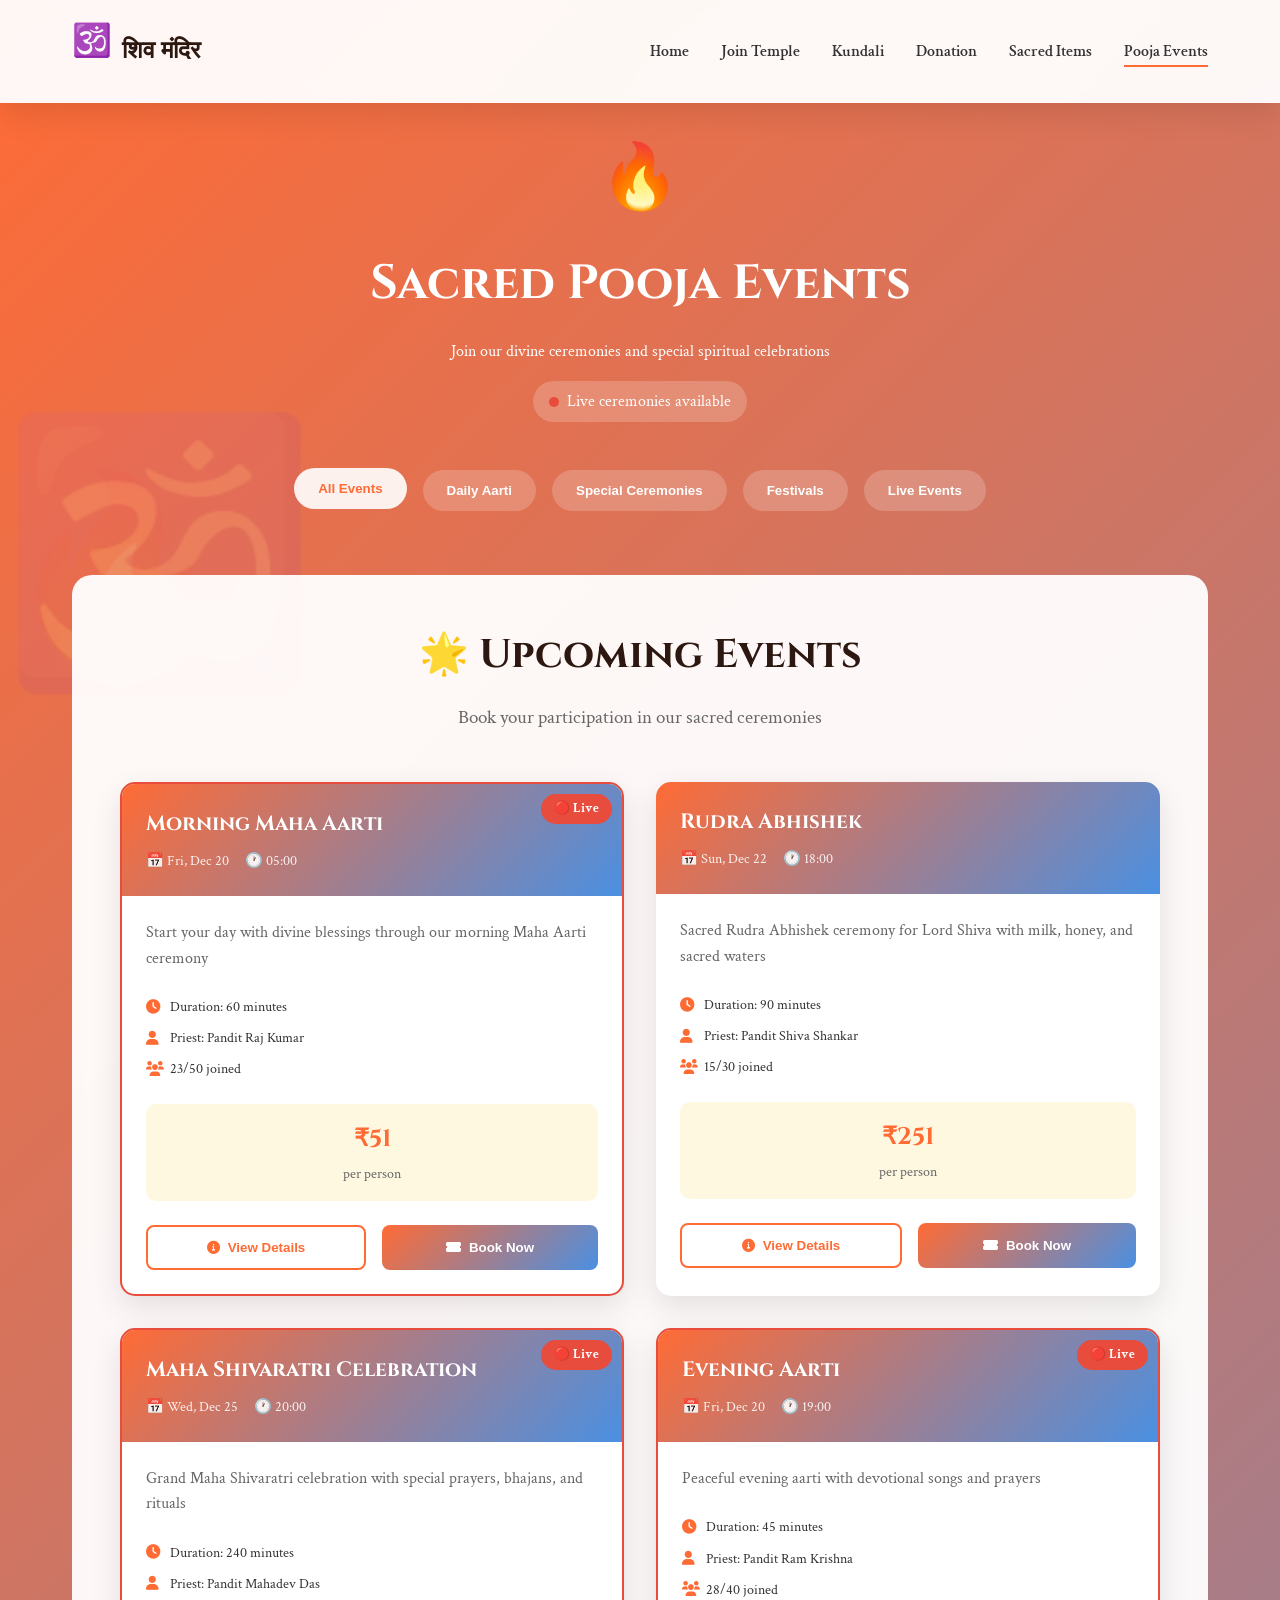
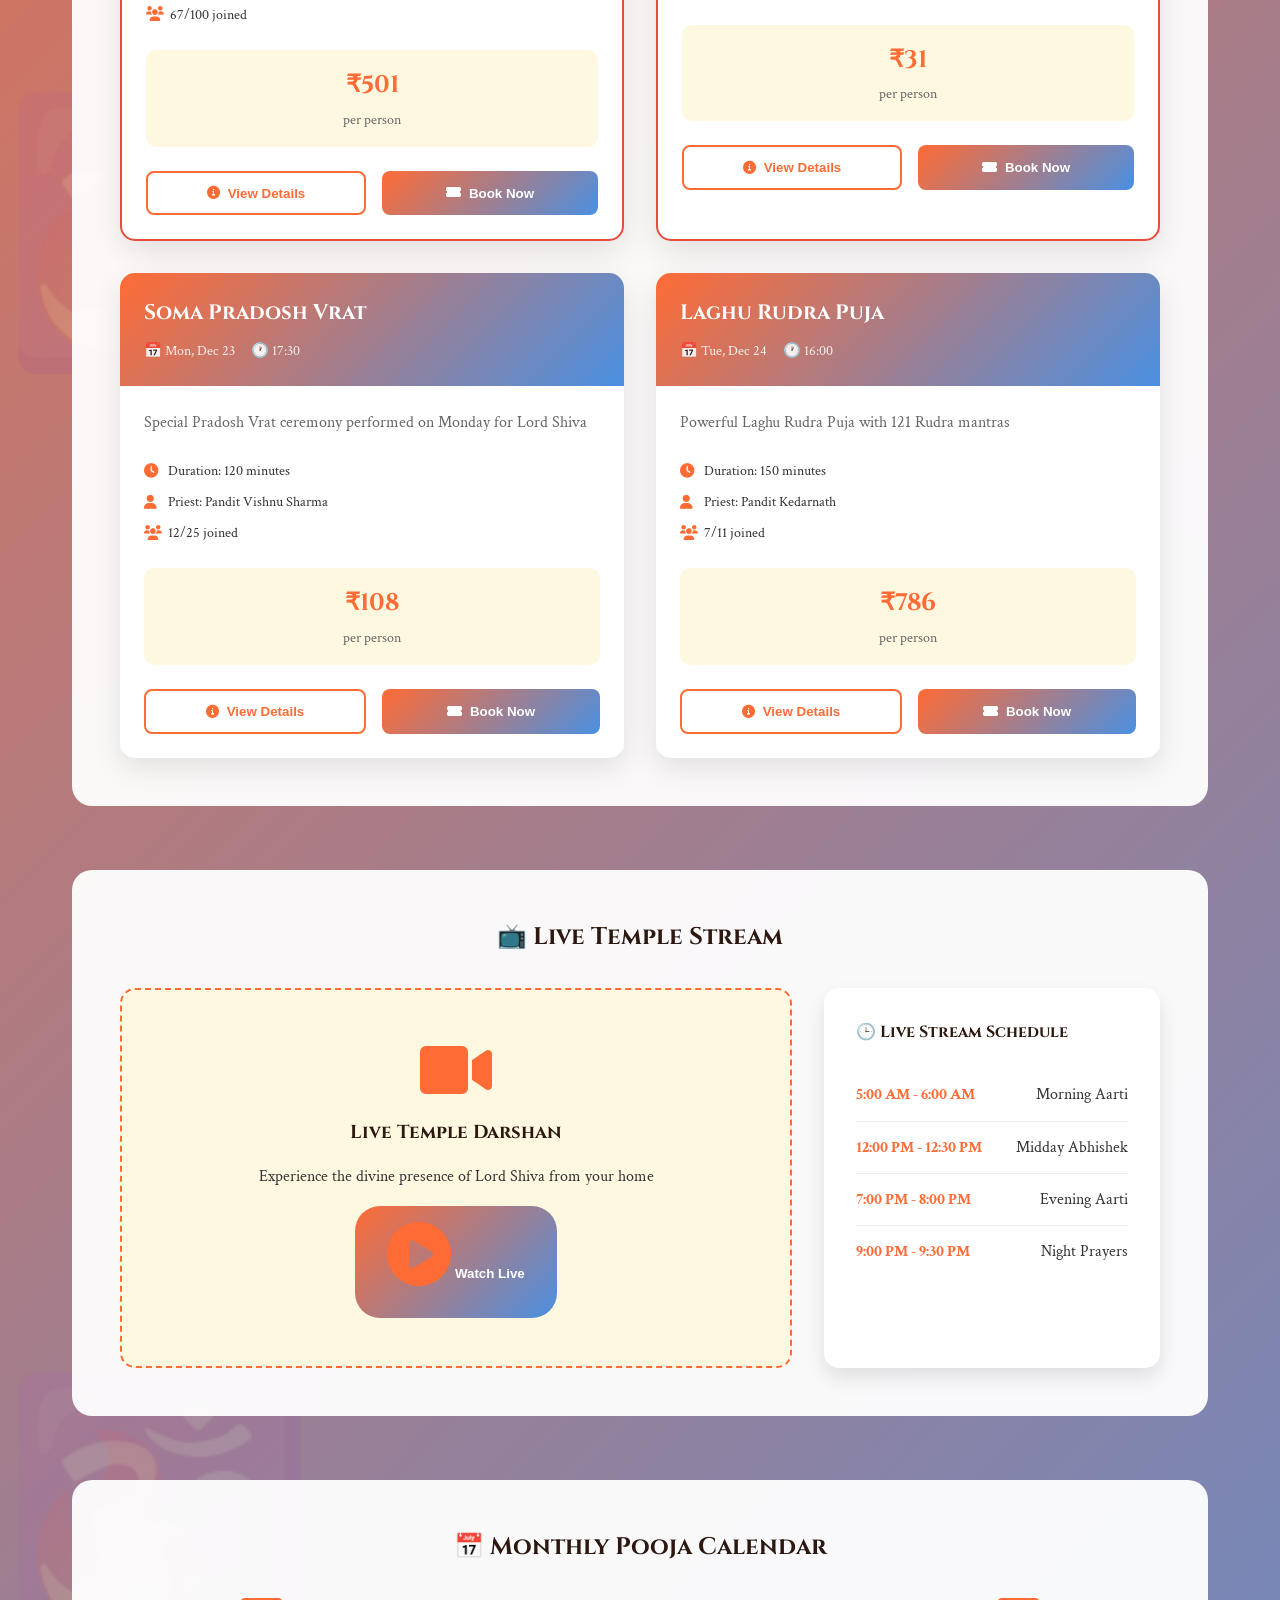
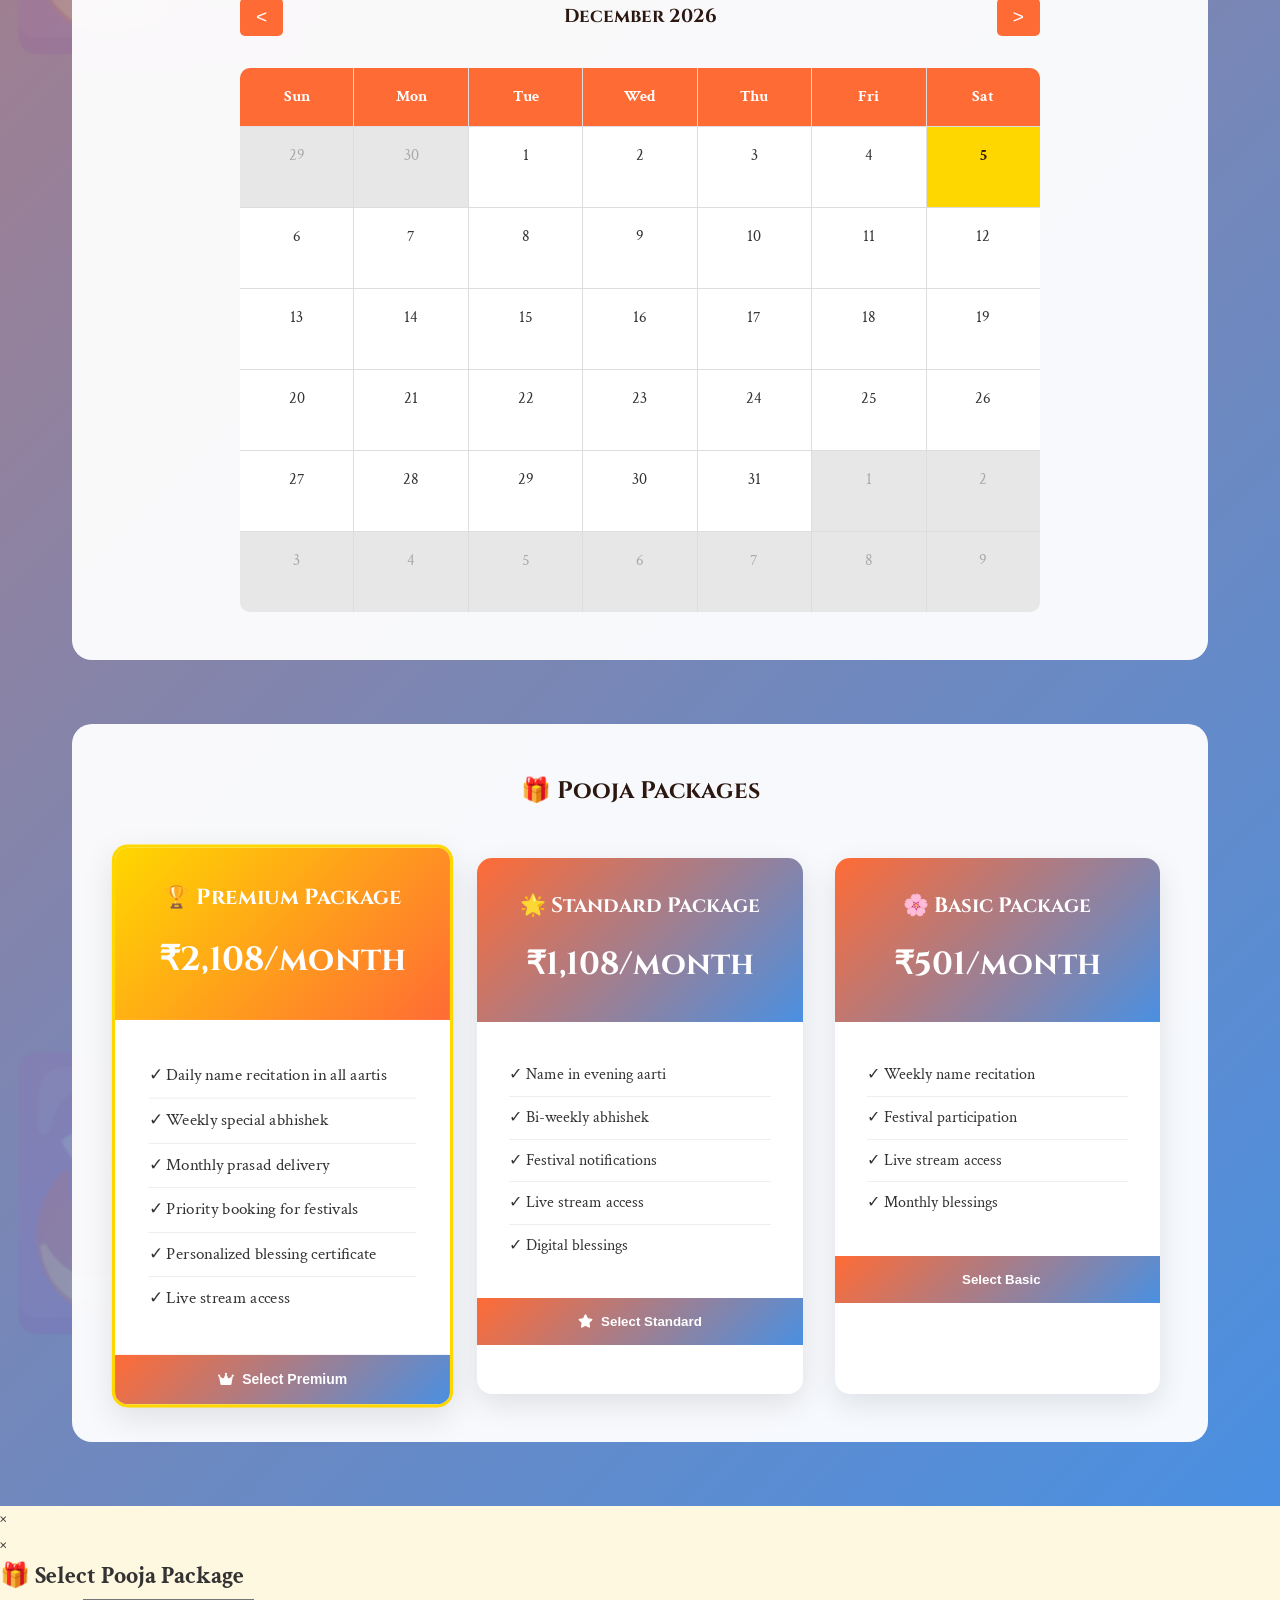
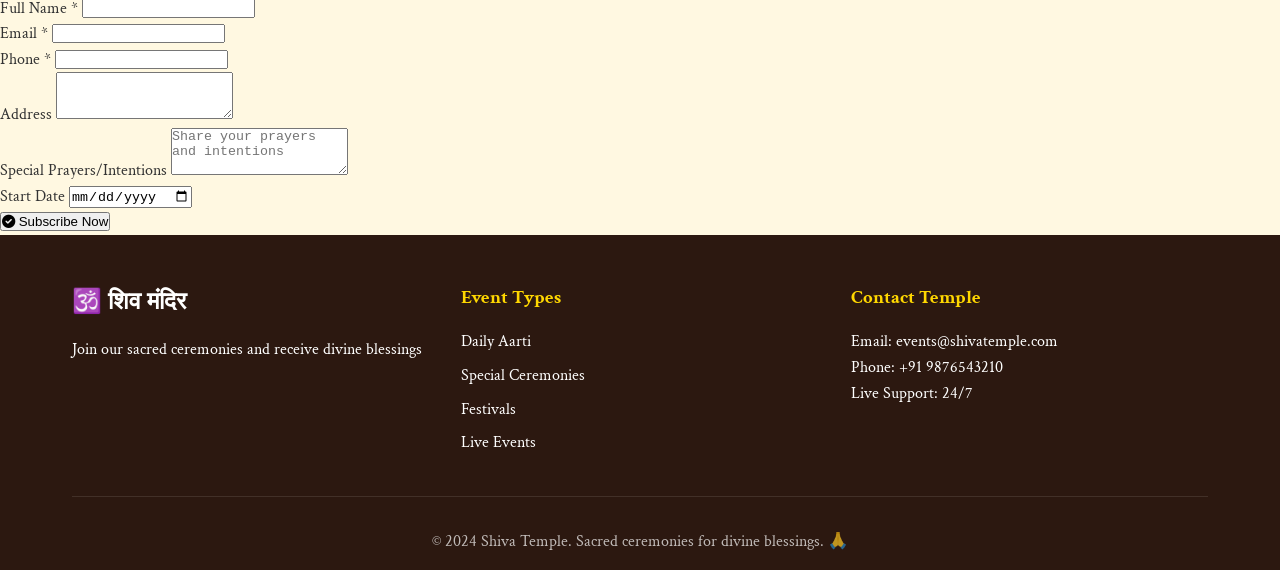
<file: frontend/public/pooja.html>
<!DOCTYPE html>
<html lang="en">
<head>
    <meta charset="UTF-8">
    <meta name="viewport" content="width=device-width, initial-scale=1.0">
    <title>🔥 Pooja Events - Shiva Temple</title>
    <link rel="stylesheet" href="styles.css">
    <link href="https://fonts.googleapis.com/css2?family=Cinzel:wght@400;600;700&family=Crimson+Text:wght@400;600&display=swap" rel="stylesheet">
    <link rel="stylesheet" href="https://cdnjs.cloudflare.com/ajax/libs/font-awesome/6.0.0/css/all.min.css">
</head>
<body>
    <!-- Navigation -->
    <nav class="navbar">
        <div class="nav-container">
            <div class="nav-logo">
                <span class="om-symbol">🕉️</span>
                <h2>शिव मंदिर</h2>
            </div>
            <ul class="nav-menu">
                <li><a href="index.html" class="nav-link">Home</a></li>
                <li><a href="signup.html" class="nav-link">Join Temple</a></li>
                <li><a href="kundali.html" class="nav-link">Kundali</a></li>
                <li><a href="donation.html" class="nav-link">Donation</a></li>
                <li><a href="ornaments.html" class="nav-link">Sacred Items</a></li>
                <li><a href="#" class="nav-link active">Pooja Events</a></li>
            </ul>
            <div class="nav-toggle">
                <span></span>
                <span></span>
                <span></span>
            </div>
        </div>
    </nav>

    <!-- Pooja Events Section -->
    <section class="pooja-section">
        <div class="pooja-background">
            <div class="floating-particles"></div>
        </div>
        <div class="container">
            <div class="pooja-header">
                <div class="pooja-icon">🔥</div>
                <h1>Sacred Pooja Events</h1>
                <p>Join our divine ceremonies and special spiritual celebrations</p>
                <div class="live-indicator">
                    <span class="live-dot"></span>
                    <span>Live ceremonies available</span>
                </div>
            </div>

            <!-- Event Categories -->
            <div class="event-categories">
                <button class="category-btn active" onclick="filterEvents('all')">All Events</button>
                <button class="category-btn" onclick="filterEvents('daily')">Daily Aarti</button>
                <button class="category-btn" onclick="filterEvents('special')">Special Ceremonies</button>
                <button class="category-btn" onclick="filterEvents('festival')">Festivals</button>
                <button class="category-btn" onclick="filterEvents('live')">Live Events</button>
            </div>

            <!-- Upcoming Events -->
            <div class="events-container">
                <div class="section-header">
                    <h2>🌟 Upcoming Events</h2>
                    <p>Book your participation in our sacred ceremonies</p>
                </div>

                <div class="events-grid" id="eventsGrid">
                    <!-- Events will be dynamically loaded here -->
                </div>
            </div>

            <!-- Live Stream Section -->
            <div class="live-section">
                <h2>📺 Live Temple Stream</h2>
                <div class="live-stream-container">
                    <div class="stream-placeholder">
                        <i class="fas fa-video"></i>
                        <h3>Live Temple Darshan</h3>
                        <p>Experience the divine presence of Lord Shiva from your home</p>
                        <button class="watch-live-btn" onclick="startLiveStream()">
                            <i class="fas fa-play-circle"></i> Watch Live
                        </button>
                    </div>
                    <div class="stream-schedule">
                        <h4>🕒 Live Stream Schedule</h4>
                        <div class="schedule-item">
                            <span class="time">5:00 AM - 6:00 AM</span>
                            <span class="event">Morning Aarti</span>
                        </div>
                        <div class="schedule-item">
                            <span class="time">12:00 PM - 12:30 PM</span>
                            <span class="event">Midday Abhishek</span>
                        </div>
                        <div class="schedule-item">
                            <span class="time">7:00 PM - 8:00 PM</span>
                            <span class="event">Evening Aarti</span>
                        </div>
                        <div class="schedule-item">
                            <span class="time">9:00 PM - 9:30 PM</span>
                            <span class="event">Night Prayers</span>
                        </div>
                    </div>
                </div>
            </div>

            <!-- Monthly Calendar -->
            <div class="calendar-section">
                <h2>📅 Monthly Pooja Calendar</h2>
                <div class="calendar-container">
                    <div class="calendar-header">
                        <button class="nav-btn" onclick="changeMonth(-1)">&lt;</button>
                        <h3 id="currentMonth"></h3>
                        <button class="nav-btn" onclick="changeMonth(1)">&gt;</button>
                    </div>
                    <div class="calendar-grid" id="calendarGrid">
                        <!-- Calendar will be generated here -->
                    </div>
                </div>
            </div>

            <!-- Pooja Packages -->
            <div class="packages-section">
                <h2>🎁 Pooja Packages</h2>
                <div class="packages-grid">
                    <div class="package-card featured">
                        <div class="package-header">
                            <h3>🏆 Premium Package</h3>
                            <div class="package-price">₹2,108/month</div>
                        </div>
                        <div class="package-features">
                            <ul>
                                <li>✓ Daily name recitation in all aartis</li>
                                <li>✓ Weekly special abhishek</li>
                                <li>✓ Monthly prasad delivery</li>
                                <li>✓ Priority booking for festivals</li>
                                <li>✓ Personalized blessing certificate</li>
                                <li>✓ Live stream access</li>
                            </ul>
                        </div>
                        <button class="package-btn" onclick="selectPackage('premium')">
                            <i class="fas fa-crown"></i> Select Premium
                        </button>
                    </div>

                    <div class="package-card">
                        <div class="package-header">
                            <h3>🌟 Standard Package</h3>
                            <div class="package-price">₹1,108/month</div>
                        </div>
                        <div class="package-features">
                            <ul>
                                <li>✓ Name in evening aarti</li>
                                <li>✓ Bi-weekly abhishek</li>
                                <li>✓ Festival notifications</li>
                                <li>✓ Live stream access</li>
                                <li>✓ Digital blessings</li>
                            </ul>
                        </div>
                        <button class="package-btn" onclick="selectPackage('standard')">
                            <i class="fas fa-star"></i> Select Standard
                        </button>
                    </div>

                    <div class="package-card">
                        <div class="package-header">
                            <h3>🌸 Basic Package</h3>
                            <div class="package-price">₹501/month</div>
                        </div>
                        <div class="package-features">
                            <ul>
                                <li>✓ Weekly name recitation</li>
                                <li>✓ Festival participation</li>
                                <li>✓ Live stream access</li>
                                <li>✓ Monthly blessings</li>
                            </ul>
                        </div>
                        <button class="package-btn" onclick="selectPackage('basic')">
                            <i class="fas fa-flower"></i> Select Basic
                        </button>
                    </div>
                </div>
            </div>
        </div>
    </section>

    <!-- Event Booking Modal -->
    <div class="modal" id="eventModal">
        <div class="modal-content">
            <span class="close-btn" onclick="closeEventModal()">&times;</span>
            <div class="event-modal-content" id="eventModalContent">
                <!-- Event details will be loaded here -->
            </div>
        </div>
    </div>

    <!-- Package Selection Modal -->
    <div class="modal" id="packageModal">
        <div class="modal-content">
            <span class="close-btn" onclick="closePackageModal()">&times;</span>
            <h2>🎁 Select Pooja Package</h2>
            <div class="package-modal-content">
                <div class="selected-package" id="selectedPackage">
                    <!-- Selected package details -->
                </div>
                <form id="packageForm" onsubmit="bookPackage(event)">
                    <div class="form-group">
                        <label for="subscriberName">Full Name *</label>
                        <input type="text" id="subscriberName" name="subscriberName" required>
                    </div>
                    <div class="form-group">
                        <label for="subscriberEmail">Email *</label>
                        <input type="email" id="subscriberEmail" name="subscriberEmail" required>
                    </div>
                    <div class="form-group">
                        <label for="subscriberPhone">Phone *</label>
                        <input type="tel" id="subscriberPhone" name="subscriberPhone" required>
                    </div>
                    <div class="form-group">
                        <label for="subscriberAddress">Address</label>
                        <textarea id="subscriberAddress" name="subscriberAddress" rows="3"></textarea>
                    </div>
                    <div class="form-group">
                        <label for="specialPrayers">Special Prayers/Intentions</label>
                        <textarea id="specialPrayers" name="specialPrayers" rows="3" placeholder="Share your prayers and intentions"></textarea>
                    </div>
                    <div class="form-group">
                        <label for="startDate">Start Date</label>
                        <input type="date" id="startDate" name="startDate" required>
                    </div>
                    <button type="submit" class="subscribe-btn">
                        <i class="fas fa-check-circle"></i> Subscribe Now
                    </button>
                </form>
            </div>
        </div>
    </div>

    <!-- Footer -->
    <footer class="footer">
        <div class="container">
            <div class="footer-content">
                <div class="footer-section">
                    <h3>🕉️ शिव मंदिर</h3>
                    <p>Join our sacred ceremonies and receive divine blessings</p>
                </div>
                <div class="footer-section">
                    <h4>Event Types</h4>
                    <ul>
                        <li><a href="#daily">Daily Aarti</a></li>
                        <li><a href="#special">Special Ceremonies</a></li>
                        <li><a href="#festivals">Festivals</a></li>
                        <li><a href="#live">Live Events</a></li>
                    </ul>
                </div>
                <div class="footer-section">
                    <h4>Contact Temple</h4>
                    <p>Email: events@shivatemple.com</p>
                    <p>Phone: +91 9876543210</p>
                    <p>Live Support: 24/7</p>
                </div>
            </div>
            <div class="footer-bottom">
                <p>&copy; 2024 Shiva Temple. Sacred ceremonies for divine blessings. 🙏</p>
            </div>
        </div>
    </footer>

    <script src="script.js"></script>
    <script>
        // Event data
        const events = [
            {
                id: 1,
                title: "Morning Maha Aarti",
                category: "daily",
                date: "2024-12-20",
                time: "05:00",
                duration: "60 minutes",
                priest: "Pandit Raj Kumar",
                description: "Start your day with divine blessings through our morning Maha Aarti ceremony",
                price: 51,
                maxParticipants: 50,
                currentParticipants: 23,
                isLive: true,
                benefits: ["Divine blessings", "Positive energy", "Peaceful mind", "Spiritual awakening"]
            },
            {
                id: 2,
                title: "Rudra Abhishek",
                category: "special",
                date: "2024-12-22",
                time: "18:00",
                duration: "90 minutes",
                priest: "Pandit Shiva Shankar",
                description: "Sacred Rudra Abhishek ceremony for Lord Shiva with milk, honey, and sacred waters",
                price: 251,
                maxParticipants: 30,
                currentParticipants: 15,
                isLive: false,
                benefits: ["Spiritual purification", "Remove obstacles", "Divine protection", "Inner peace"]
            },
            {
                id: 3,
                title: "Maha Shivaratri Celebration",
                category: "festival",
                date: "2024-12-25",
                time: "20:00",
                duration: "240 minutes",
                priest: "Pandit Mahadev Das",
                description: "Grand Maha Shivaratri celebration with special prayers, bhajans, and rituals",
                price: 501,
                maxParticipants: 100,
                currentParticipants: 67,
                isLive: true,
                benefits: ["Festival blessings", "Spiritual merit", "Divine grace", "Liberation"]
            },
            {
                id: 4,
                title: "Evening Aarti",
                category: "daily",
                date: "2024-12-20",
                time: "19:00",
                duration: "45 minutes",
                priest: "Pandit Ram Krishna",
                description: "Peaceful evening aarti with devotional songs and prayers",
                price: 31,
                maxParticipants: 40,
                currentParticipants: 28,
                isLive: true,
                benefits: ["Evening peace", "Divine protection", "Spiritual growth", "Inner harmony"]
            },
            {
                id: 5,
                title: "Soma Pradosh Vrat",
                category: "special",
                date: "2024-12-23",
                time: "17:30",
                duration: "120 minutes",
                priest: "Pandit Vishnu Sharma",
                description: "Special Pradosh Vrat ceremony performed on Monday for Lord Shiva",
                price: 108,
                maxParticipants: 25,
                currentParticipants: 12,
                isLive: false,
                benefits: ["Wish fulfillment", "Prosperity", "Health", "Spiritual advancement"]
            },
            {
                id: 6,
                title: "Laghu Rudra Puja",
                category: "special",
                date: "2024-12-24",
                time: "16:00",
                duration: "150 minutes",
                priest: "Pandit Kedarnath",
                description: "Powerful Laghu Rudra Puja with 121 Rudra mantras",
                price: 786,
                maxParticipants: 11,
                currentParticipants: 7,
                isLive: false,
                benefits: ["Powerful blessings", "Obstacle removal", "Spiritual power", "Divine protection"]
            }
        ];

        let currentFilter = 'all';
        let currentDate = new Date();

        // Initialize page
        document.addEventListener('DOMContentLoaded', () => {
            loadEvents();
            generateCalendar();
            updateCurrentMonth();
        });

        // Load events based on filter
        function loadEvents() {
            const grid = document.getElementById('eventsGrid');
            const filteredEvents = currentFilter === 'all' ? events : events.filter(e => e.category === currentFilter);
            
            grid.innerHTML = filteredEvents.map(event => `
                <div class="event-card ${event.isLive ? 'live' : ''}" data-category="${event.category}">
                    ${event.isLive ? '<div class="live-badge">🔴 Live</div>' : ''}
                    <div class="event-header">
                        <h3>${event.title}</h3>
                        <div class="event-meta">
                            <span class="event-date">📅 ${formatDate(event.date)}</span>
                            <span class="event-time">🕐 ${event.time}</span>
                        </div>
                    </div>
                    <div class="event-body">
                        <p class="event-description">${event.description}</p>
                        <div class="event-details">
                            <div class="detail-item">
                                <i class="fas fa-clock"></i>
                                <span>Duration: ${event.duration}</span>
                            </div>
                            <div class="detail-item">
                                <i class="fas fa-user"></i>
                                <span>Priest: ${event.priest}</span>
                            </div>
                            <div class="detail-item">
                                <i class="fas fa-users"></i>
                                <span>${event.currentParticipants}/${event.maxParticipants} joined</span>
                            </div>
                        </div>
                        <div class="event-price">
                            <span class="price">₹${event.price}</span>
                            <span class="price-note">per person</span>
                        </div>
                        <div class="event-actions">
                            <button class="view-details-btn" onclick="viewEvent(${event.id})">
                                <i class="fas fa-info-circle"></i> View Details
                            </button>
                            <button class="book-event-btn" onclick="bookEvent(${event.id})">
                                <i class="fas fa-ticket-alt"></i> Book Now
                            </button>
                        </div>
                    </div>
                </div>
            `).join('');
        }

        // Filter events
        function filterEvents(category) {
            currentFilter = category;
            loadEvents();
            
            // Update filter buttons
            document.querySelectorAll('.category-btn').forEach(btn => {
                btn.classList.remove('active');
            });
            event.target.classList.add('active');
        }

        // Format date
        function formatDate(dateString) {
            const date = new Date(dateString);
            return date.toLocaleDateString('en-US', { 
                weekday: 'short', 
                month: 'short', 
                day: 'numeric' 
            });
        }

        // View event details
        function viewEvent(eventId) {
            const event = events.find(e => e.id === eventId);
            if (!event) return;

            document.getElementById('eventModalContent').innerHTML = `
                <div class="event-detail">
                    <div class="event-detail-header">
                        <h2>${event.title}</h2>
                        ${event.isLive ? '<span class="live-indicator"><span class="live-dot"></span> Live Event</span>' : ''}
                    </div>
                    <div class="event-detail-info">
                        <div class="detail-grid">
                            <div class="detail-item">
                                <i class="fas fa-calendar"></i>
                                <div>
                                    <strong>Date</strong>
                                    <p>${formatDate(event.date)}</p>
                                </div>
                            </div>
                            <div class="detail-item">
                                <i class="fas fa-clock"></i>
                                <div>
                                    <strong>Time</strong>
                                    <p>${event.time} (${event.duration})</p>
                                </div>
                            </div>
                            <div class="detail-item">
                                <i class="fas fa-user"></i>
                                <div>
                                    <strong>Priest</strong>
                                    <p>${event.priest}</p>
                                </div>
                            </div>
                            <div class="detail-item">
                                <i class="fas fa-users"></i>
                                <div>
                                    <strong>Participants</strong>
                                    <p>${event.currentParticipants}/${event.maxParticipants}</p>
                                </div>
                            </div>
                        </div>
                        <div class="event-description-full">
                            <h4>About This Ceremony</h4>
                            <p>${event.description}</p>
                        </div>
                        <div class="event-benefits">
                            <h4>Benefits</h4>
                            <ul>
                                ${event.benefits.map(benefit => `<li>${benefit}</li>`).join('')}
                            </ul>
                        </div>
                        <div class="event-pricing">
                            <div class="price-display">₹${event.price}</div>
                            <div class="price-note">per person</div>
                        </div>
                        <button class="book-now-btn" onclick="bookEvent(${event.id}); closeEventModal();">
                            <i class="fas fa-ticket-alt"></i> Book Your Participation
                        </button>
                    </div>
                </div>
            `;
            
            document.getElementById('eventModal').style.display = 'block';
        }

        // Close event modal
        function closeEventModal() {
            document.getElementById('eventModal').style.display = 'none';
        }

        // Book event
        function bookEvent(eventId) {
            const event = events.find(e => e.id === eventId);
            if (!event) return;

            if (event.currentParticipants >= event.maxParticipants) {
                showNotification('This event is fully booked!', 'error');
                return;
            }

            // Simulate booking process
            const booking = {
                id: 'BK' + Date.now(),
                eventId: eventId,
                eventTitle: event.title,
                date: event.date,
                time: event.time,
                price: event.price,
                bookedDate: new Date().toISOString()
            };

            // Store booking
            let bookings = JSON.parse(localStorage.getItem('templeBookings')) || [];
            bookings.push(booking);
            localStorage.setItem('templeBookings', JSON.stringify(bookings));

            // Update participant count
            event.currentParticipants += 1;

            showNotification(`🙏 Successfully booked ${event.title}! Booking ID: ${booking.id}`, 'success');
            loadEvents(); // Refresh events display
        }

        // Select package
        function selectPackage(packageType) {
            const packages = {
                basic: { name: 'Basic Package', price: 501, features: ['Weekly name recitation', 'Festival participation', 'Live stream access', 'Monthly blessings'] },
                standard: { name: 'Standard Package', price: 1108, features: ['Name in evening aarti', 'Bi-weekly abhishek', 'Festival notifications', 'Live stream access', 'Digital blessings'] },
                premium: { name: 'Premium Package', price: 2108, features: ['Daily name recitation in all aartis', 'Weekly special abhishek', 'Monthly prasad delivery', 'Priority booking for festivals', 'Personalized blessing certificate', 'Live stream access'] }
            };

            const selectedPkg = packages[packageType];
            
            document.getElementById('selectedPackage').innerHTML = `
                <div class="package-summary">
                    <h3>${selectedPkg.name}</h3>
                    <div class="package-price">₹${selectedPkg.price}/month</div>
                    <ul>
                        ${selectedPkg.features.map(feature => `<li>✓ ${feature}</li>`).join('')}
                    </ul>
                </div>
            `;

            // Set start date to today
            document.getElementById('startDate').value = new Date().toISOString().split('T')[0];

            // Auto-fill if user is logged in
            const userData = localStorage.getItem('templeUser');
            if (userData) {
                const user = JSON.parse(userData);
                document.getElementById('subscriberName').value = user.fullName || '';
                document.getElementById('subscriberEmail').value = user.email || '';
                document.getElementById('subscriberPhone').value = user.phone || '';
            }

            document.getElementById('packageModal').style.display = 'block';
        }

        // Close package modal
        function closePackageModal() {
            document.getElementById('packageModal').style.display = 'none';
        }

        // Book package
        function bookPackage(event) {
            event.preventDefault();
            
            const formData = new FormData(event.target);
            const subscriberData = Object.fromEntries(formData);
            
            const packageName = document.querySelector('#selectedPackage h3').textContent;
            const packagePrice = document.querySelector('#selectedPackage .package-price').textContent;
            
            const subscription = {
                id: 'SUB' + Date.now(),
                package: packageName,
                price: packagePrice,
                subscriber: subscriberData,
                startDate: subscriberData.startDate,
                status: 'active',
                subscribedDate: new Date().toISOString()
            };

            // Store subscription
            let subscriptions = JSON.parse(localStorage.getItem('templeSubscriptions')) || [];
            subscriptions.push(subscription);
            localStorage.setItem('templeSubscriptions', JSON.stringify(subscriptions));

            closePackageModal();
            showNotification(`🎉 Successfully subscribed to ${packageName}! Subscription ID: ${subscription.id}`, 'success');
        }

        // Start live stream
        function startLiveStream() {
            showNotification('🔴 Connecting to live temple stream...', 'info');
            
            setTimeout(() => {
                document.querySelector('.stream-placeholder').innerHTML = `
                    <div class="live-video">
                        <div class="video-player">
                            <div class="video-overlay">
                                <h3>🔴 Live Temple Darshan</h3>
                                <p>Om Namah Shivaya</p>
                                <div class="live-controls">
                                    <button onclick="stopLiveStream()">
                                        <i class="fas fa-stop"></i> Stop Stream
                                    </button>
                                </div>
                            </div>
                        </div>
                        <div class="live-chat">
                            <h4>Live Chat</h4>
                            <div class="chat-messages">
                                <div class="chat-message">
                                    <strong>Devotee1:</strong> Om Namah Shivaya 🙏
                                </div>
                                <div class="chat-message">
                                    <strong>Devotee2:</strong> Har Har Mahadev ✨
                                </div>
                            </div>
                            <div class="chat-input">
                                <input type="text" placeholder="Send a message...">
                                <button><i class="fas fa-paper-plane"></i></button>
                            </div>
                        </div>
                    </div>
                `;
                showNotification('🙏 Connected to live temple stream!', 'success');
            }, 2000);
        }

        // Stop live stream
        function stopLiveStream() {
            document.querySelector('.stream-placeholder').innerHTML = `
                <i class="fas fa-video"></i>
                <h3>Live Temple Darshan</h3>
                <p>Experience the divine presence of Lord Shiva from your home</p>
                <button class="watch-live-btn" onclick="startLiveStream()">
                    <i class="fas fa-play-circle"></i> Watch Live
                </button>
            `;
        }

        // Calendar functions
        function generateCalendar() {
            const calendar = document.getElementById('calendarGrid');
            const firstDay = new Date(currentDate.getFullYear(), currentDate.getMonth(), 1);
            const lastDay = new Date(currentDate.getFullYear(), currentDate.getMonth() + 1, 0);
            const startDate = new Date(firstDay);
            startDate.setDate(startDate.getDate() - firstDay.getDay());

            let calendarHTML = '';
            
            // Week headers
            const weekDays = ['Sun', 'Mon', 'Tue', 'Wed', 'Thu', 'Fri', 'Sat'];
            weekDays.forEach(day => {
                calendarHTML += `<div class="calendar-header-day">${day}</div>`;
            });

            // Calendar days
            for (let i = 0; i < 42; i++) {
                const date = new Date(startDate);
                date.setDate(startDate.getDate() + i);
                
                const isCurrentMonth = date.getMonth() === currentDate.getMonth();
                const isToday = date.toDateString() === new Date().toDateString();
                const hasEvent = events.some(event => event.date === date.toISOString().split('T')[0]);
                
                calendarHTML += `
                    <div class="calendar-day ${isCurrentMonth ? 'current-month' : 'other-month'} ${isToday ? 'today' : ''} ${hasEvent ? 'has-event' : ''}">
                        <span class="day-number">${date.getDate()}</span>
                        ${hasEvent ? '<div class="event-dot"></div>' : ''}
                    </div>
                `;
            }

            calendar.innerHTML = calendarHTML;
        }

        function updateCurrentMonth() {
            document.getElementById('currentMonth').textContent = currentDate.toLocaleDateString('en-US', { 
                month: 'long', 
                year: 'numeric' 
            });
        }

        function changeMonth(direction) {
            currentDate.setMonth(currentDate.getMonth() + direction);
            generateCalendar();
            updateCurrentMonth();
        }

        // Close modals when clicking outside
        window.onclick = function(event) {
            const modals = document.querySelectorAll('.modal');
            modals.forEach(modal => {
                if (event.target == modal) {
                    modal.style.display = 'none';
                }
            });
        }
    </script>

    <style>
        .pooja-section {
            padding: 8rem 0 4rem;
            background: linear-gradient(135deg, #FF6B35 0%, #4A90E2 100%);
            min-height: 100vh;
            position: relative;
        }

        .pooja-background {
            position: absolute;
            top: 0;
            left: 0;
            width: 100%;
            height: 100%;
            background: url('data:image/svg+xml,<svg xmlns="http://www.w3.org/2000/svg" viewBox="0 0 100 100"><text y="50" font-size="15" fill="white" opacity="0.1">🔥</text></svg>');
        }

        .pooja-header {
            text-align: center;
            color: white;
            margin-bottom: 3rem;
            position: relative;
            z-index: 1;
        }

        .pooja-icon {
            font-size: 4rem;
            margin-bottom: 1rem;
            animation: glow 2s ease-in-out infinite alternate;
        }

        .pooja-header h1 {
            font-family: 'Cinzel', serif;
            font-size: 3rem;
            margin-bottom: 1rem;
        }

        .live-indicator {
            display: flex;
            align-items: center;
            justify-content: center;
            gap: 0.5rem;
            margin-top: 1rem;
            background: rgba(255, 255, 255, 0.2);
            padding: 0.5rem 1rem;
            border-radius: 25px;
            backdrop-filter: blur(10px);
            display: inline-flex;
        }

        .live-dot {
            width: 10px;
            height: 10px;
            background: #e74c3c;
            border-radius: 50%;
            animation: pulse 2s infinite;
        }

        .event-categories {
            display: flex;
            justify-content: center;
            gap: 1rem;
            margin-bottom: 4rem;
            flex-wrap: wrap;
        }

        .category-btn {
            padding: 0.8rem 1.5rem;
            background: rgba(255, 255, 255, 0.2);
            border: none;
            border-radius: 25px;
            color: white;
            font-weight: 600;
            cursor: pointer;
            transition: all 0.3s ease;
            backdrop-filter: blur(10px);
        }

        .category-btn.active, .category-btn:hover {
            background: rgba(255, 255, 255, 0.9);
            color: var(--primary-color);
            transform: translateY(-2px);
        }

        .events-container {
            background: rgba(255, 255, 255, 0.95);
            padding: 3rem;
            border-radius: 20px;
            margin-bottom: 4rem;
            backdrop-filter: blur(10px);
        }

        .section-header {
            text-align: center;
            margin-bottom: 3rem;
        }

        .section-header h2 {
            font-family: 'Cinzel', serif;
            color: var(--dark-color);
            font-size: 2.5rem;
            margin-bottom: 1rem;
        }

        .events-grid {
            display: grid;
            grid-template-columns: repeat(auto-fit, minmax(400px, 1fr));
            gap: 2rem;
        }

        .event-card {
            background: white;
            border-radius: 15px;
            overflow: hidden;
            box-shadow: 0 10px 30px rgba(0, 0, 0, 0.1);
            transition: all 0.3s ease;
            position: relative;
        }

        .event-card:hover {
            transform: translateY(-5px);
            box-shadow: 0 20px 40px rgba(0, 0, 0, 0.15);
        }

        .event-card.live {
            border: 2px solid #e74c3c;
        }

        .live-badge {
            position: absolute;
            top: 10px;
            right: 10px;
            background: #e74c3c;
            color: white;
            padding: 0.3rem 0.8rem;
            border-radius: 15px;
            font-size: 0.8rem;
            font-weight: bold;
            z-index: 2;
        }

        .event-header {
            background: var(--gradient-bg);
            color: white;
            padding: 1.5rem;
        }

        .event-header h3 {
            font-family: 'Cinzel', serif;
            font-size: 1.3rem;
            margin-bottom: 0.5rem;
        }

        .event-meta {
            display: flex;
            gap: 1rem;
            font-size: 0.9rem;
            opacity: 0.9;
        }

        .event-body {
            padding: 1.5rem;
        }

        .event-description {
            color: var(--text-light);
            margin-bottom: 1.5rem;
            line-height: 1.6;
        }

        .event-details {
            margin-bottom: 1.5rem;
        }

        .detail-item {
            display: flex;
            align-items: center;
            gap: 0.5rem;
            margin-bottom: 0.5rem;
            color: var(--text-dark);
            font-size: 0.9rem;
        }

        .detail-item i {
            color: var(--primary-color);
            width: 16px;
        }

        .event-price {
            text-align: center;
            margin-bottom: 1.5rem;
            padding: 1rem;
            background: var(--light-color);
            border-radius: 10px;
        }

        .price {
            font-size: 1.5rem;
            font-weight: bold;
            color: var(--primary-color);
            font-family: 'Cinzel', serif;
        }

        .price-note {
            display: block;
            font-size: 0.9rem;
            color: var(--text-light);
            margin-top: 0.2rem;
        }

        .event-actions {
            display: flex;
            gap: 1rem;
        }

        .view-details-btn, .book-event-btn {
            flex: 1;
            padding: 0.8rem;
            border: none;
            border-radius: 8px;
            font-weight: 600;
            cursor: pointer;
            transition: all 0.3s ease;
            display: flex;
            align-items: center;
            justify-content: center;
            gap: 0.5rem;
        }

        .view-details-btn {
            background: transparent;
            color: var(--primary-color);
            border: 2px solid var(--primary-color);
        }

        .book-event-btn {
            background: var(--gradient-bg);
            color: white;
        }

        .view-details-btn:hover, .book-event-btn:hover {
            transform: translateY(-2px);
            box-shadow: 0 5px 15px rgba(0, 0, 0, 0.2);
        }

        /* Live Stream Section */
        .live-section {
            background: rgba(255, 255, 255, 0.95);
            padding: 3rem;
            border-radius: 20px;
            margin-bottom: 4rem;
            backdrop-filter: blur(10px);
        }

        .live-section h2 {
            font-family: 'Cinzel', serif;
            color: var(--dark-color);
            text-align: center;
            margin-bottom: 2rem;
        }

        .live-stream-container {
            display: grid;
            grid-template-columns: 2fr 1fr;
            gap: 2rem;
        }

        .stream-placeholder {
            background: var(--light-color);
            padding: 3rem;
            border-radius: 15px;
            text-align: center;
            border: 2px dashed var(--primary-color);
        }

        .stream-placeholder i {
            font-size: 4rem;
            color: var(--primary-color);
            margin-bottom: 1rem;
        }

        .stream-placeholder h3 {
            font-family: 'Cinzel', serif;
            color: var(--dark-color);
            margin-bottom: 1rem;
        }

        .watch-live-btn {
            padding: 1rem 2rem;
            background: var(--gradient-bg);
            border: none;
            border-radius: 25px;
            color: white;
            font-weight: 600;
            cursor: pointer;
            transition: all 0.3s ease;
            margin-top: 1rem;
        }

        .watch-live-btn:hover {
            transform: scale(1.05);
        }

        .stream-schedule {
            background: white;
            padding: 2rem;
            border-radius: 15px;
            box-shadow: 0 10px 20px rgba(0, 0, 0, 0.1);
        }

        .stream-schedule h4 {
            font-family: 'Cinzel', serif;
            color: var(--dark-color);
            margin-bottom: 1.5rem;
        }

        .schedule-item {
            display: flex;
            justify-content: space-between;
            padding: 0.8rem 0;
            border-bottom: 1px solid #eee;
        }

        .schedule-item:last-child {
            border-bottom: none;
        }

        .time {
            font-weight: bold;
            color: var(--primary-color);
        }

        .event {
            color: var(--text-dark);
        }

        /* Calendar Section */
        .calendar-section {
            background: rgba(255, 255, 255, 0.95);
            padding: 3rem;
            border-radius: 20px;
            margin-bottom: 4rem;
            backdrop-filter: blur(10px);
        }

        .calendar-section h2 {
            font-family: 'Cinzel', serif;
            color: var(--dark-color);
            text-align: center;
            margin-bottom: 2rem;
        }

        .calendar-container {
            max-width: 800px;
            margin: 0 auto;
        }

        .calendar-header {
            display: flex;
            justify-content: space-between;
            align-items: center;
            margin-bottom: 2rem;
        }

        .calendar-header h3 {
            font-family: 'Cinzel', serif;
            color: var(--dark-color);
        }

        .nav-btn {
            padding: 0.5rem 1rem;
            background: var(--primary-color);
            border: none;
            border-radius: 5px;
            color: white;
            cursor: pointer;
            font-size: 1.2rem;
        }

        .calendar-grid {
            display: grid;
            grid-template-columns: repeat(7, 1fr);
            gap: 1px;
            background: #ddd;
            border-radius: 10px;
            overflow: hidden;
        }

        .calendar-header-day {
            background: var(--primary-color);
            color: white;
            padding: 1rem;
            text-align: center;
            font-weight: bold;
        }

        .calendar-day {
            background: white;
            padding: 1rem;
            text-align: center;
            min-height: 80px;
            position: relative;
            cursor: pointer;
            transition: background-color 0.3s ease;
        }

        .calendar-day:hover {
            background: var(--light-color);
        }

        .calendar-day.today {
            background: var(--accent-color);
            color: var(--dark-color);
            font-weight: bold;
        }

        .calendar-day.other-month {
            opacity: 0.3;
        }

        .calendar-day.has-event {
            background: rgba(255, 107, 53, 0.1);
        }

        .event-dot {
            position: absolute;
            bottom: 5px;
            right: 5px;
            width: 8px;
            height: 8px;
            background: var(--primary-color);
            border-radius: 50%;
        }

        /* Packages Section */
        .packages-section {
            background: rgba(255, 255, 255, 0.95);
            padding: 3rem;
            border-radius: 20px;
            backdrop-filter: blur(10px);
        }

        .packages-section h2 {
            font-family: 'Cinzel', serif;
            color: var(--dark-color);
            text-align: center;
            margin-bottom: 3rem;
        }

        .packages-grid {
            display: grid;
            grid-template-columns: repeat(auto-fit, minmax(300px, 1fr));
            gap: 2rem;
        }

        .package-card {
            background: white;
            border-radius: 15px;
            overflow: hidden;
            box-shadow: 0 10px 30px rgba(0, 0, 0, 0.1);
            transition: all 0.3s ease;
        }

        .package-card:hover {
            transform: translateY(-5px);
            box-shadow: 0 20px 40px rgba(0, 0, 0, 0.15);
        }

        .package-card.featured {
            transform: scale(1.05);
            border: 3px solid var(--accent-color);
        }

        .package-header {
            background: var(--gradient-bg);
            color: white;
            padding: 2rem;
            text-align: center;
        }

        .package-card.featured .package-header {
            background: linear-gradient(135deg, #FFD700 0%, #FF6B35 100%);
        }

        .package-header h3 {
            font-family: 'Cinzel', serif;
            font-size: 1.3rem;
            margin-bottom: 1rem;
        }

        .package-price {
            font-size: 2rem;
            font-weight: bold;
            font-family: 'Cinzel', serif;
        }

        .package-features {
            padding: 2rem;
        }

        .package-features ul {
            list-style: none;
            padding: 0;
        }

        .package-features li {
            padding: 0.5rem 0;
            color: var(--text-dark);
            border-bottom: 1px solid #eee;
        }

        .package-features li:last-child {
            border-bottom: none;
        }

        .package-btn {
            width: 100%;
            padding: 1rem;
            background: var(--gradient-bg);
            border: none;
            color: white;
            font-weight: 600;
            cursor: pointer;
            transition: all 0.3s ease;
            display: flex;
            align-items: center;
            justify-content: center;
            gap: 0.5rem;
        }

        .package-btn:hover {
            background: linear-gradient(135deg, #e55a2b 0%, #3a7bc8 100%);
        }

        /* Live Video Styles */
        .live-video {
            display: grid;
            grid-template-columns: 2fr 1fr;
            gap: 1rem;
            height: 400px;
        }

        .video-player {
            background: #000;
            border-radius: 10px;
            position: relative;
            overflow: hidden;
        }

        .video-overlay {
            position: absolute;
            top: 50%;
            left: 50%;
            transform: translate(-50%, -50%);
            text-align: center;
            color: white;
        }

        .live-controls {
            margin-top: 2rem;
        }

        .live-controls button {
            padding: 0.5rem 1rem;
            background: rgba(255, 255, 255, 0.2);
            border: 1px solid white;
            border-radius: 5px;
            color: white;
            cursor: pointer;
        }

        .live-chat {
            background: white;
            border-radius: 10px;
            padding: 1rem;
            display: flex;
            flex-direction: column;
        }

        .chat-messages {
            flex: 1;
            overflow-y: auto;
            margin-bottom: 1rem;
        }

        .chat-message {
            padding: 0.5rem 0;
            border-bottom: 1px solid #eee;
            font-size: 0.9rem;
        }

        .chat-input {
            display: flex;
            gap: 0.5rem;
        }

        .chat-input input {
            flex: 1;
            padding: 0.5rem;
            border: 1px solid #ddd;
            border-radius: 5px;
        }

        .chat-input button {
            padding: 0.5rem;
            background: var(--primary-color);
            border: none;
            border-radius: 5px;
            color: white;
            cursor: pointer;
        }

        @keyframes pulse {
            0% { transform: scale(1); opacity: 1; }
            50% { transform: scale(1.2); opacity: 0.7; }
            100% { transform: scale(1); opacity: 1; }
        }

        @media (max-width: 768px) {
            .events-grid {
                grid-template-columns: 1fr;
            }
            
            .live-stream-container {
                grid-template-columns: 1fr;
            }
            
            .live-video {
                grid-template-columns: 1fr;
                height: auto;
            }
            
            .packages-grid {
                grid-template-columns: 1fr;
            }
            
            .package-card.featured {
                transform: none;
            }
            
            .event-actions {
                flex-direction: column;
            }
        }
    </style>
</body>
</html>
</file>
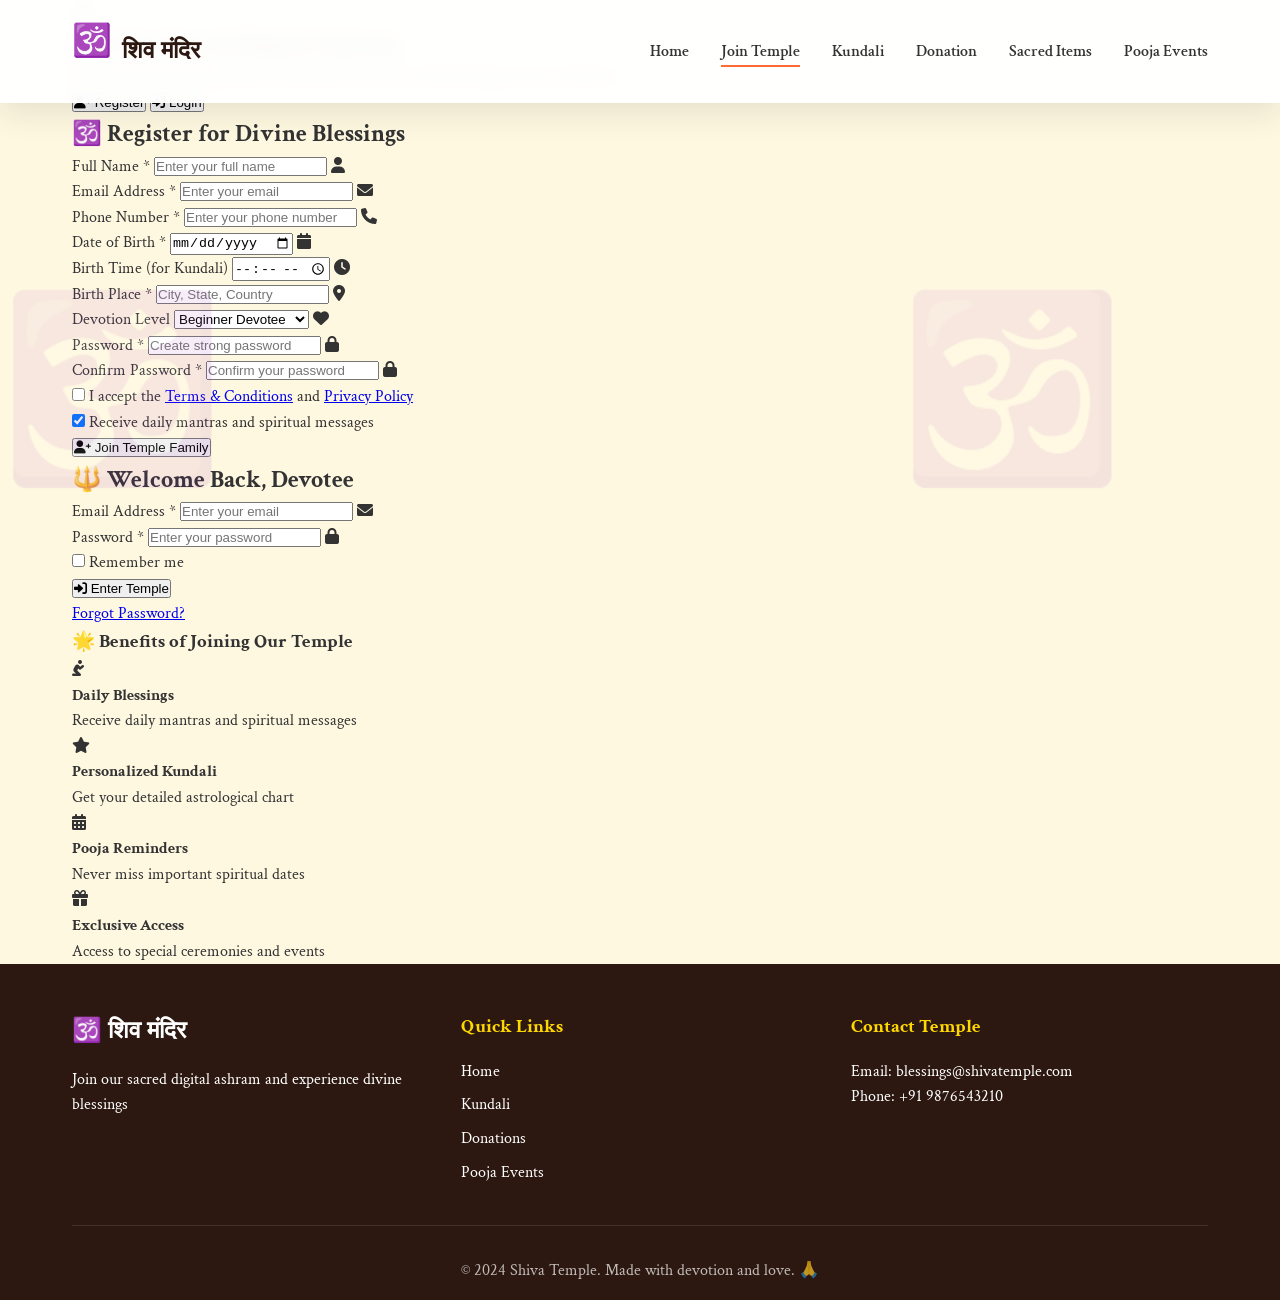
<file: frontend/public/signup.html>
<!DOCTYPE html>
<html lang="en">
<head>
    <meta charset="UTF-8">
    <meta name="viewport" content="width=device-width, initial-scale=1.0">
    <title>🕉️ Join Temple - Shiva Digital Ashram</title>
    <link rel="stylesheet" href="styles.css">
    <link href="https://fonts.googleapis.com/css2?family=Cinzel:wght@400;600;700&family=Crimson+Text:wght@400;600&display=swap" rel="stylesheet">
    <link rel="stylesheet" href="https://cdnjs.cloudflare.com/ajax/libs/font-awesome/6.0.0/css/all.min.css">
</head>
<body>
    <!-- Navigation -->
    <nav class="navbar">
        <div class="nav-container">
            <div class="nav-logo">
                <span class="om-symbol">🕉️</span>
                <h2>शिव मंदिर</h2>
            </div>
            <ul class="nav-menu">
                <li><a href="index.html" class="nav-link">Home</a></li>
                <li><a href="#" class="nav-link active">Join Temple</a></li>
                <li><a href="kundali.html" class="nav-link">Kundali</a></li>
                <li><a href="donation.html" class="nav-link">Donation</a></li>
                <li><a href="ornaments.html" class="nav-link">Sacred Items</a></li>
                <li><a href="pooja.html" class="nav-link">Pooja Events</a></li>
            </ul>
            <div class="nav-toggle">
                <span></span>
                <span></span>
                <span></span>
            </div>
        </div>
    </nav>

    <!-- Join Temple Section -->
    <section class="join-temple">
        <div class="join-background">
            <div class="floating-particles"></div>
        </div>
        <div class="container">
            <div class="join-content">
                <div class="join-header">
                    <div class="temple-icon">🏛️</div>
                    <h1>Join Our Sacred Digital Ashram</h1>
                    <p>Become a part of our spiritual community and receive daily blessings from Lord Shiva</p>
                </div>

                <div class="join-forms">
                    <div class="form-tabs">
                        <button class="tab-btn active" onclick="showTab('register')">
                            <i class="fas fa-user-plus"></i> Register
                        </button>
                        <button class="tab-btn" onclick="showTab('login')">
                            <i class="fas fa-sign-in-alt"></i> Login
                        </button>
                    </div>

                    <!-- Registration Form -->
                    <div class="form-container active" id="register">
                        <form class="signup-form" onsubmit="handleRegistration(event)">
                            <h2>🕉️ Register for Divine Blessings</h2>
                            <div class="form-group">
                                <label for="fullName">Full Name *</label>
                                <input type="text" id="fullName" name="fullName" required 
                                       placeholder="Enter your full name">
                                <i class="fas fa-user form-icon"></i>
                            </div>

                            <div class="form-group">
                                <label for="email">Email Address *</label>
                                <input type="email" id="email" name="email" required 
                                       placeholder="Enter your email">
                                <i class="fas fa-envelope form-icon"></i>
                            </div>

                            <div class="form-group">
                                <label for="phone">Phone Number *</label>
                                <input type="tel" id="phone" name="phone" required 
                                       placeholder="Enter your phone number">
                                <i class="fas fa-phone form-icon"></i>
                            </div>

                            <div class="form-group">
                                <label for="birthDate">Date of Birth *</label>
                                <input type="date" id="birthDate" name="birthDate" required>
                                <i class="fas fa-calendar form-icon"></i>
                            </div>

                            <div class="form-group">
                                <label for="birthTime">Birth Time (for Kundali)</label>
                                <input type="time" id="birthTime" name="birthTime" 
                                       placeholder="HH:MM">
                                <i class="fas fa-clock form-icon"></i>
                            </div>

                            <div class="form-group">
                                <label for="birthPlace">Birth Place *</label>
                                <input type="text" id="birthPlace" name="birthPlace" required 
                                       placeholder="City, State, Country">
                                <i class="fas fa-map-marker-alt form-icon"></i>
                            </div>

                            <div class="form-group">
                                <label for="devotionLevel">Devotion Level</label>
                                <select id="devotionLevel" name="devotionLevel">
                                    <option value="beginner">Beginner Devotee</option>
                                    <option value="intermediate">Regular Devotee</option>
                                    <option value="advanced">Advanced Devotee</option>
                                    <option value="lifelong">Lifelong Devotee</option>
                                </select>
                                <i class="fas fa-heart form-icon"></i>
                            </div>

                            <div class="form-group">
                                <label for="password">Password *</label>
                                <input type="password" id="password" name="password" required 
                                       placeholder="Create strong password">
                                <i class="fas fa-lock form-icon"></i>
                            </div>

                            <div class="form-group">
                                <label for="confirmPassword">Confirm Password *</label>
                                <input type="password" id="confirmPassword" name="confirmPassword" required 
                                       placeholder="Confirm your password">
                                <i class="fas fa-lock form-icon"></i>
                            </div>

                            <div class="form-group checkbox-group">
                                <input type="checkbox" id="termsAccepted" name="termsAccepted" required>
                                <label for="termsAccepted">I accept the <a href="#">Terms & Conditions</a> and <a href="#">Privacy Policy</a></label>
                            </div>

                            <div class="form-group checkbox-group">
                                <input type="checkbox" id="notifications" name="notifications" checked>
                                <label for="notifications">Receive daily mantras and spiritual messages</label>
                            </div>

                            <button type="submit" class="submit-btn">
                                <i class="fas fa-user-plus"></i> Join Temple Family
                            </button>
                        </form>
                    </div>

                    <!-- Login Form -->
                    <div class="form-container" id="login">
                        <form class="login-form" onsubmit="handleLogin(event)">
                            <h2>🔱 Welcome Back, Devotee</h2>
                            <div class="form-group">
                                <label for="loginEmail">Email Address *</label>
                                <input type="email" id="loginEmail" name="loginEmail" required 
                                       placeholder="Enter your email">
                                <i class="fas fa-envelope form-icon"></i>
                            </div>

                            <div class="form-group">
                                <label for="loginPassword">Password *</label>
                                <input type="password" id="loginPassword" name="loginPassword" required 
                                       placeholder="Enter your password">
                                <i class="fas fa-lock form-icon"></i>
                            </div>

                            <div class="form-group checkbox-group">
                                <input type="checkbox" id="rememberMe" name="rememberMe">
                                <label for="rememberMe">Remember me</label>
                            </div>

                            <button type="submit" class="submit-btn">
                                <i class="fas fa-sign-in-alt"></i> Enter Temple
                            </button>

                            <div class="form-links">
                                <a href="#" onclick="showForgotPassword()">Forgot Password?</a>
                            </div>
                        </form>
                    </div>
                </div>

                <div class="join-benefits">
                    <h3>🌟 Benefits of Joining Our Temple</h3>
                    <div class="benefits-grid">
                        <div class="benefit-item">
                            <i class="fas fa-pray"></i>
                            <h4>Daily Blessings</h4>
                            <p>Receive daily mantras and spiritual messages</p>
                        </div>
                        <div class="benefit-item">
                            <i class="fas fa-star"></i>
                            <h4>Personalized Kundali</h4>
                            <p>Get your detailed astrological chart</p>
                        </div>
                        <div class="benefit-item">
                            <i class="fas fa-calendar-alt"></i>
                            <h4>Pooja Reminders</h4>
                            <p>Never miss important spiritual dates</p>
                        </div>
                        <div class="benefit-item">
                            <i class="fas fa-gift"></i>
                            <h4>Exclusive Access</h4>
                            <p>Access to special ceremonies and events</p>
                        </div>
                    </div>
                </div>
            </div>
        </div>
    </section>

    <!-- Footer -->
    <footer class="footer">
        <div class="container">
            <div class="footer-content">
                <div class="footer-section">
                    <h3>🕉️ शिव मंदिर</h3>
                    <p>Join our sacred digital ashram and experience divine blessings</p>
                </div>
                <div class="footer-section">
                    <h4>Quick Links</h4>
                    <ul>
                        <li><a href="index.html">Home</a></li>
                        <li><a href="kundali.html">Kundali</a></li>
                        <li><a href="donation.html">Donations</a></li>
                        <li><a href="pooja.html">Pooja Events</a></li>
                    </ul>
                </div>
                <div class="footer-section">
                    <h4>Contact Temple</h4>
                    <p>Email: blessings@shivatemple.com</p>
                    <p>Phone: +91 9876543210</p>
                </div>
            </div>
            <div class="footer-bottom">
                <p>&copy; 2024 Shiva Temple. Made with devotion and love. 🙏</p>
            </div>
        </div>
    </footer>

    <script src="script.js"></script>
    <script>
        // Tab switching functionality
        function showTab(tabName) {
            const tabs = document.querySelectorAll('.tab-btn');
            const forms = document.querySelectorAll('.form-container');
            
            tabs.forEach(tab => tab.classList.remove('active'));
            forms.forEach(form => form.classList.remove('active'));
            
            event.target.classList.add('active');
            document.getElementById(tabName).classList.add('active');
        }

        // Registration form handler
        function handleRegistration(event) {
            event.preventDefault();
            
            const formData = new FormData(event.target);
            const data = Object.fromEntries(formData);
            
            // Basic validation
            if (data.password !== data.confirmPassword) {
                showNotification('Passwords do not match!', 'error');
                return;
            }
            
            // Store user data in localStorage (mock registration)
            const userData = {
                fullName: data.fullName,
                email: data.email,
                phone: data.phone,
                birthDate: data.birthDate,
                birthTime: data.birthTime,
                birthPlace: data.birthPlace,
                devotionLevel: data.devotionLevel,
                joinDate: new Date().toISOString(),
                notifications: data.notifications === 'on'
            };
            
            localStorage.setItem('templeUser', JSON.stringify(userData));
            localStorage.setItem('userLoggedIn', 'true');
            
            showNotification('🕉️ Welcome to our temple family! Registration successful!', 'success');
            
            // Redirect to dashboard or home page
            setTimeout(() => {
                window.location.href = 'index.html';
            }, 2000);
        }

        // Login form handler
        function handleLogin(event) {
            event.preventDefault();
            
            const formData = new FormData(event.target);
            const data = Object.fromEntries(formData);
            
            // Check if user exists in localStorage
            const storedUser = localStorage.getItem('templeUser');
            if (storedUser) {
                const userData = JSON.parse(storedUser);
                
                // Simple email validation (in real app, this would be server-side)
                if (userData.email === data.loginEmail) {
                    localStorage.setItem('userLoggedIn', 'true');
                    showNotification('🔱 Welcome back, devotee! Login successful!', 'success');
                    
                    setTimeout(() => {
                        window.location.href = 'index.html';
                    }, 2000);
                } else {
                    showNotification('Invalid email or password!', 'error');
                }
            } else {
                showNotification('No account found. Please register first.', 'error');
            }
        }

        // Forgot password handler
        function showForgotPassword() {
            const email = prompt('Please enter your email address:');
            if (email) {
                showNotification('Password reset instructions sent to your email!', 'success');
            }
        }

        // Form animations
        document.addEventListener('DOMContentLoaded', () => {
            const formInputs = document.querySelectorAll('.form-group input, .form-group select');
            
            formInputs.forEach(input => {
                input.addEventListener('focus', () => {
                    input.parentElement.classList.add('focused');
                });
                
                input.addEventListener('blur', () => {
                    if (!input.value) {
                        input.parentElement.classList.remove('focused');
                    }
                });
                
                // Check if input has value on load
                if (input.value) {
                    input.parentElement.classList.add('focused');
                }
            });
        });

        // Password strength checker
        document.getElementById('password').addEventListener('input', (e) => {
            const password = e.target.value;
            const strength = checkPasswordStrength(password);
            
            // Remove existing strength indicator
            const existingIndicator = document.querySelector('.password-strength');
            if (existingIndicator) {
                existingIndicator.remove();
            }
            
            // Add new strength indicator
            const indicator = document.createElement('div');
            indicator.className = `password-strength ${strength.class}`;
            indicator.textContent = strength.text;
            indicator.style.cssText = `
                margin-top: 5px;
                font-size: 0.9rem;
                font-weight: 600;
                color: ${strength.color};
            `;
            
            e.target.parentElement.appendChild(indicator);
        });

        function checkPasswordStrength(password) {
            if (password.length < 6) {
                return { class: 'weak', text: 'Weak password', color: '#e74c3c' };
            } else if (password.length < 8) {
                return { class: 'medium', text: 'Medium password', color: '#f39c12' };
            } else if (password.match(/^(?=.*[a-z])(?=.*[A-Z])(?=.*\d)(?=.*[@$!%*?&])[A-Za-z\d@$!%*?&]/)) {
                return { class: 'strong', text: 'Strong password', color: '#27ae60' };
            } else {
                return { class: 'medium', text: 'Medium password', color: '#f39c12' };
            }
        }

        // Check if user is already logged in
        if (localStorage.getItem('userLoggedIn') === 'true') {
            showNotification('You are already logged in!', 'info');
            // Optionally redirect to dashboard
        }
    </script>
</body>
</html>
</file>
<file: temple_admin.css>
/* Temple Admin Panel CSS */
* {
    margin: 0;
    padding: 0;
    box-sizing: border-box;
}

body {
    font-family: -apple-system, BlinkMacSystemFont, 'Segoe UI', 'Roboto', 'Oxygen', 'Ubuntu', 'Cantarell', 'Fira Sans', 'Droid Sans', 'Helvetica Neue', sans-serif;
    -webkit-font-smoothing: antialiased;
    -moz-osx-font-smoothing: grayscale;
    background: linear-gradient(135deg, #FFF3E0 0%, #FFE0B2 100%);
    min-height: 100vh;
}

/* Utility Classes */
.hidden {
    display: none !important;
}

.text-center {
    text-align: center;
}

/* Login Screen */
.login-screen {
    min-height: 100vh;
    display: flex;
    align-items: center;
    justify-content: center;
    background: linear-gradient(135deg, #FF9933 0%, #FF6B35 50%, #8B0000 100%);
    background-size: 400% 400%;
    animation: gradient-animation 15s ease infinite;
}

@keyframes gradient-animation {
    0% { background-position: 0% 50%; }
    50% { background-position: 100% 50%; }
    100% { background-position: 0% 50%; }
}

.login-container {
    background: white;
    padding: 2.5rem;
    border-radius: 15px;
    box-shadow: 0 25px 50px rgba(0, 0, 0, 0.3);
    max-width: 400px;
    width: 100%;
    margin: 20px;
}

.login-header {
    text-align: center;
    margin-bottom: 2rem;
}

.login-header h1 {
    font-size: 2rem;
    color: #8B0000;
    margin-bottom: 0.5rem;
}

.login-header p {
    color: #666;
    font-size: 1rem;
}

.login-form {
    display: flex;
    flex-direction: column;
    gap: 1.5rem;
}

.form-group {
    display: flex;
    flex-direction: column;
}

.form-group label {
    font-weight: 600;
    color: #333;
    margin-bottom: 0.5rem;
}

.form-group input {
    padding: 0.75rem;
    border: 2px solid #e0e0e0;
    border-radius: 8px;
    font-size: 1rem;
    transition: all 0.3s ease;
}

.form-group input:focus {
    outline: none;
    border-color: #FF9933;
    box-shadow: 0 0 0 3px rgba(255, 153, 51, 0.1);
}

.btn-login {
    background: linear-gradient(135deg, #FF9933, #FF6B35);
    color: white;
    padding: 0.75rem 1.5rem;
    border: none;
    border-radius: 8px;
    font-size: 1rem;
    font-weight: 600;
    cursor: pointer;
    transition: all 0.3s ease;
    position: relative;
    overflow: hidden;
}

.btn-login:hover {
    transform: translateY(-2px);
    box-shadow: 0 5px 15px rgba(255, 153, 51, 0.4);
}

.btn-login:disabled {
    opacity: 0.6;
    cursor: not-allowed;
    transform: none;
}

.login-hint {
    text-align: center;
    margin-top: 1rem;
    color: #666;
    font-size: 0.85rem;
}

.error-message {
    background: #ffebee;
    color: #c62828;
    padding: 0.75rem;
    border-radius: 8px;
    border: 1px solid #ffcdd2;
    font-size: 0.9rem;
}

/* Dashboard Screen */
.dashboard-screen {
    min-height: 100vh;
    display: flex;
    flex-direction: column;
}

.dashboard-header {
    background: linear-gradient(135deg, #FF6600, #CC0000);
    color: white;
    padding: 1rem 0;
    box-shadow: 0 2px 10px rgba(0, 0, 0, 0.1);
}

.header-content {
    max-width: 1200px;
    margin: 0 auto;
    padding: 0 2rem;
    display: flex;
    justify-content: space-between;
    align-items: center;
}

.header-content h1 {
    font-size: 1.8rem;
    font-weight: 700;
}

.btn-logout {
    background: white;
    color: #FF6600;
    border: none;
    padding: 0.5rem 1rem;
    border-radius: 8px;
    font-weight: 600;
    cursor: pointer;
    transition: all 0.3s ease;
}

.btn-logout:hover {
    background: #f5f5f5;
    transform: translateY(-1px);
}

/* Navigation */
.dashboard-nav {
    background: white;
    padding: 1rem 0;
    box-shadow: 0 2px 5px rgba(0, 0, 0, 0.1);
}

.nav-container {
    max-width: 1200px;
    margin: 0 auto;
    padding: 0 2rem;
    display: flex;
    gap: 1rem;
    flex-wrap: wrap;
}

.nav-btn {
    background: transparent;
    border: none;
    padding: 0.75rem 1.5rem;
    border-radius: 8px;
    font-weight: 600;
    cursor: pointer;
    transition: all 0.3s ease;
    display: flex;
    align-items: center;
    gap: 0.5rem;
    color: #666;
}

.nav-btn:hover {
    background: rgba(255, 153, 51, 0.1);
    color: #FF9933;
}

.nav-btn.active {
    background: linear-gradient(135deg, #FF9933, #FF6B35);
    color: white;
    box-shadow: 0 2px 10px rgba(255, 153, 51, 0.3);
}

.nav-btn i {
    font-size: 1.1rem;
}

/* Main Content */
.dashboard-main {
    flex: 1;
    max-width: 1200px;
    margin: 0 auto;
    padding: 2rem;
    width: 100%;
}

.tab-content {
    display: none;
    animation: fadeIn 0.3s ease-in-out;
}

.tab-content.active {
    display: block;
}

@keyframes fadeIn {
    from { opacity: 0; transform: translateY(20px); }
    to { opacity: 1; transform: translateY(0); }
}

.tab-header {
    display: flex;
    justify-content: space-between;
    align-items: center;
    margin-bottom: 2rem;
}

.tab-header h2 {
    color: #333;
    font-size: 1.8rem;
    font-weight: 700;
}

.btn-add {
    background: linear-gradient(135deg, #FF9933, #FF6B35);
    color: white;
    border: none;
    padding: 0.75rem 1.5rem;
    border-radius: 8px;
    font-weight: 600;
    cursor: pointer;
    transition: all 0.3s ease;
    display: flex;
    align-items: center;
    gap: 0.5rem;
}

.btn-add:hover {
    transform: translateY(-2px);
    box-shadow: 0 5px 15px rgba(255, 153, 51, 0.4);
}

/* Statistics Grid */
.stats-grid {
    display: grid;
    grid-template-columns: repeat(auto-fit, minmax(280px, 1fr));
    gap: 2rem;
    margin-bottom: 2rem;
}

.stat-card {
    background: white;
    padding: 2rem;
    border-radius: 15px;
    box-shadow: 0 5px 20px rgba(0, 0, 0, 0.1);
    text-align: center;
    transition: all 0.3s ease;
    border-left: 4px solid #FF9933;
}

.stat-card:hover {
    transform: translateY(-5px);
    box-shadow: 0 15px 30px rgba(255, 153, 51, 0.2);
}

.stat-icon {
    font-size: 3rem;
    margin-bottom: 1rem;
}

.stat-card h3 {
    color: #333;
    font-size: 1.2rem;
    margin-bottom: 0.5rem;
    font-weight: 600;
}

.stat-number {
    font-size: 2.5rem;
    font-weight: bold;
    color: #FF6600;
    margin: 0;
}

/* Data Table */
.data-table-container {
    background: white;
    border-radius: 15px;
    box-shadow: 0 5px 20px rgba(0, 0, 0, 0.1);
    overflow: hidden;
}

.data-table {
    width: 100%;
    border-collapse: collapse;
}

.data-table th {
    background: linear-gradient(135deg, #FF9933, #FF6B35);
    color: white;
    padding: 1rem;
    text-align: left;
    font-weight: 600;
    text-transform: uppercase;
    letter-spacing: 0.5px;
    font-size: 0.9rem;
}

.data-table td {
    padding: 1rem;
    border-bottom: 1px solid #f0f0f0;
    font-size: 0.95rem;
}

.data-table tr:hover {
    background: rgba(255, 153, 51, 0.05);
}

.data-table tr:last-child td {
    border-bottom: none;
}

/* Cards Grid */
.cards-grid {
    display: grid;
    grid-template-columns: repeat(auto-fill, minmax(300px, 1fr));
    gap: 2rem;
}

.card {
    background: white;
    border-radius: 15px;
    box-shadow: 0 5px 20px rgba(0, 0, 0, 0.1);
    overflow: hidden;
    transition: all 0.3s ease;
}

.card:hover {
    transform: translateY(-5px);
    box-shadow: 0 15px 30px rgba(0, 0, 0, 0.15);
}

.card-image {
    width: 100%;
    height: 200px;
    object-fit: cover;
}

.card-content {
    padding: 1.5rem;
}

.card-title {
    font-size: 1.3rem;
    font-weight: 700;
    color: #333;
    margin-bottom: 0.5rem;
}

.card-description {
    color: #666;
    margin-bottom: 1rem;
    line-height: 1.6;
}

.card-meta {
    display: flex;
    flex-direction: column;
    gap: 0.25rem;
    margin-bottom: 1rem;
    font-size: 0.9rem;
    color: #888;
}

.card-actions {
    display: flex;
    gap: 0.5rem;
}

.btn-edit {
    background: #2196F3;
    color: white;
    border: none;
    padding: 0.5rem 1rem;
    border-radius: 6px;
    font-size: 0.9rem;
    cursor: pointer;
    transition: all 0.3s ease;
}

.btn-edit:hover {
    background: #1976D2;
    transform: translateY(-1px);
}

.btn-delete {
    background: #f44336;
    color: white;
    border: none;
    padding: 0.5rem 1rem;
    border-radius: 6px;
    font-size: 0.9rem;
    cursor: pointer;
    transition: all 0.3s ease;
}

.btn-delete:hover {
    background: #d32f2f;
    transform: translateY(-1px);
}

/* Modal */
.modal {
    position: fixed;
    top: 0;
    left: 0;
    width: 100%;
    height: 100%;
    background: rgba(0, 0, 0, 0.6);
    backdrop-filter: blur(5px);
    display: flex;
    align-items: center;
    justify-content: center;
    z-index: 1000;
}

.modal-content {
    background: white;
    border-radius: 15px;
    padding: 2rem;
    max-width: 500px;
    width: 90%;
    max-height: 80vh;
    overflow-y: auto;
    position: relative;
    box-shadow: 0 25px 50px rgba(0, 0, 0, 0.3);
}

.modal-close {
    position: absolute;
    top: 1rem;
    right: 1rem;
    font-size: 1.5rem;
    color: #666;
    cursor: pointer;
    transition: color 0.3s ease;
}

.modal-close:hover {
    color: #FF6600;
}

.modal-form {
    display: flex;
    flex-direction: column;
    gap: 1rem;
}

.modal-form h3 {
    color: #333;
    margin-bottom: 1rem;
    font-size: 1.5rem;
}

.form-row {
    display: flex;
    gap: 1rem;
}

.form-row .form-group {
    flex: 1;
}

.form-group textarea {
    min-height: 100px;
    resize: vertical;
    padding: 0.75rem;
    border: 2px solid #e0e0e0;
    border-radius: 8px;
    font-size: 1rem;
    font-family: inherit;
    transition: all 0.3s ease;
}

.form-group textarea:focus {
    outline: none;
    border-color: #FF9933;
    box-shadow: 0 0 0 3px rgba(255, 153, 51, 0.1);
}

.form-group select {
    padding: 0.75rem;
    border: 2px solid #e0e0e0;
    border-radius: 8px;
    font-size: 1rem;
    background: white;
    transition: all 0.3s ease;
}

.form-group select:focus {
    outline: none;
    border-color: #FF9933;
    box-shadow: 0 0 0 3px rgba(255, 153, 51, 0.1);
}

.form-group input[type="file"] {
    padding: 0.5rem;
    border: 2px dashed #FF9933;
    border-radius: 8px;
    background: rgba(255, 153, 51, 0.05);
    cursor: pointer;
    transition: all 0.3s ease;
}

.form-group input[type="file"]:hover {
    border-color: #FF6B35;
    background: rgba(255, 153, 51, 0.1);
}

.image-preview {
    width: 100%;
    max-width: 200px;
    height: 150px;
    object-fit: cover;
    border-radius: 8px;
    margin-top: 0.5rem;
    border: 2px solid #e0e0e0;
}

.form-actions {
    display: flex;
    gap: 1rem;
    justify-content: flex-end;
    margin-top: 1rem;
}

.btn-submit {
    background: linear-gradient(135deg, #FF9933, #FF6B35);
    color: white;
    border: none;
    padding: 0.75rem 1.5rem;
    border-radius: 8px;
    font-weight: 600;
    cursor: pointer;
    transition: all 0.3s ease;
}

.btn-submit:hover {
    transform: translateY(-2px);
    box-shadow: 0 5px 15px rgba(255, 153, 51, 0.4);
}

.btn-cancel {
    background: #6c757d;
    color: white;
    border: none;
    padding: 0.75rem 1.5rem;
    border-radius: 8px;
    font-weight: 600;
    cursor: pointer;
    transition: all 0.3s ease;
}

.btn-cancel:hover {
    background: #5a6268;
    transform: translateY(-1px);
}

/* Loading Overlay */
.loading-overlay {
    position: fixed;
    top: 0;
    left: 0;
    width: 100%;
    height: 100%;
    background: rgba(255, 255, 255, 0.9);
    display: flex;
    flex-direction: column;
    align-items: center;
    justify-content: center;
    z-index: 2000;
}

.loading-spinner {
    width: 50px;
    height: 50px;
    border: 4px solid #f3f3f3;
    border-top: 4px solid #FF9933;
    border-radius: 50%;
    animation: spin 1s linear infinite;
    margin-bottom: 1rem;
}

@keyframes spin {
    0% { transform: rotate(0deg); }
    100% { transform: rotate(360deg); }
}

/* Responsive Design */
@media (max-width: 768px) {
    .header-content {
        padding: 0 1rem;
    }
    
    .header-content h1 {
        font-size: 1.5rem;
    }
    
    .nav-container {
        padding: 0 1rem;
        justify-content: flex-start;
        overflow-x: auto;
    }
    
    .nav-btn {
        flex-shrink: 0;
        padding: 0.5rem 1rem;
        font-size: 0.9rem;
    }
    
    .dashboard-main {
        padding: 1rem;
    }
    
    .stats-grid {
        grid-template-columns: 1fr;
        gap: 1rem;
    }
    
    .cards-grid {
        grid-template-columns: 1fr;
    }
    
    .tab-header {
        flex-direction: column;
        gap: 1rem;
        align-items: flex-start;
    }
    
    .data-table-container {
        overflow-x: auto;
    }
    
    .data-table {
        min-width: 600px;
    }
    
    .modal-content {
        padding: 1.5rem;
        margin: 1rem;
    }
    
    .form-row {
        flex-direction: column;
    }
    
    .form-actions {
        flex-direction: column;
    }
}

@media (max-width: 480px) {
    .login-container {
        padding: 2rem;
        margin: 1rem;
    }
    
    .stat-card {
        padding: 1.5rem;
    }
    
    .card-content {
        padding: 1rem;
    }
}

/* Print Styles */
@media print {
    .dashboard-header,
    .dashboard-nav,
    .btn-add,
    .btn-edit,
    .btn-delete,
    .btn-logout,
    .modal {
        display: none !important;
    }
    
    .dashboard-main {
        margin: 0;
        padding: 1rem;
    }
    
    .card,
    .stat-card {
        box-shadow: none;
        border: 1px solid #ccc;
    }
}
</file>
<file: frontend/public/styles.css>
/* Reset and Base Styles */
* {
    margin: 0;
    padding: 0;
    box-sizing: border-box;
}

:root {
    --primary-color: #FF6B35;
    --secondary-color: #4A90E2;
    --accent-color: #FFD700;
    --dark-color: #2C1810;
    --light-color: #FFF8E1;
    --gradient-bg: linear-gradient(135deg, #FF6B35 0%, #4A90E2 100%);
    --text-dark: #333;
    --text-light: #666;
    --shadow: 0 10px 30px rgba(0, 0, 0, 0.1);
    --shadow-hover: 0 20px 40px rgba(0, 0, 0, 0.15);
}

body {
    font-family: 'Crimson Text', serif;
    line-height: 1.6;
    color: var(--text-dark);
    background: var(--light-color);
    overflow-x: hidden;
}

/* Loader Styles */
.loader-container {
    position: fixed;
    top: 0;
    left: 0;
    width: 100%;
    height: 100%;
    background: linear-gradient(135deg, #2C1810 0%, #4A90E2 50%, #FF6B35 100%);
    display: flex;
    align-items: center;
    justify-content: center;
    z-index: 10000;
    opacity: 1;
    transition: opacity 1s ease-out;
}

.damru-loader {
    text-align: center;
    animation: floatUp 2s ease-in-out infinite;
}

.damru {
    position: relative;
    width: 80px;
    height: 120px;
    margin: 0 auto 30px;
    animation: shake 1s ease-in-out infinite;
}

.damru-top, .damru-bottom {
    width: 80px;
    height: 40px;
    background: linear-gradient(45deg, #FFD700, #FF6B35);
    border-radius: 50px 50px 20px 20px;
    position: relative;
    box-shadow: 0 0 20px rgba(255, 215, 0, 0.8);
}

.damru-bottom {
    border-radius: 20px 20px 50px 50px;
    margin-top: 40px;
}

.damru-middle {
    width: 30px;
    height: 40px;
    background: linear-gradient(45deg, #8B4513, #D2691E);
    margin: 0 auto;
    border-radius: 10px;
    position: relative;
    box-shadow: inset 0 0 10px rgba(0, 0, 0, 0.3);
}

.damru-strings {
    position: absolute;
    top: 50%;
    left: 50%;
    transform: translate(-50%, -50%);
}

.string {
    position: absolute;
    width: 3px;
    height: 30px;
    background: #8B4513;
    border-radius: 2px;
}

.string.left {
    left: -25px;
    transform: rotate(-20deg);
    animation: stringMove 0.5s ease-in-out infinite;
}

.string.right {
    right: -25px;
    transform: rotate(20deg);
    animation: stringMove 0.5s ease-in-out infinite reverse;
}

.loader-text {
    color: white;
    font-family: 'Cinzel', serif;
}

.om-symbol {
    font-size: 4rem;
    animation: glow 2s ease-in-out infinite alternate;
    margin-bottom: 20px;
}

.loader-text p {
    font-size: 1.5rem;
    margin-bottom: 20px;
    font-weight: 600;
}

.loading-dots {
    display: flex;
    justify-content: center;
    gap: 10px;
}

.loading-dots span {
    width: 12px;
    height: 12px;
    background: var(--accent-color);
    border-radius: 50%;
    animation: bounce 1.4s ease-in-out infinite both;
}

.loading-dots span:nth-child(1) { animation-delay: -0.32s; }
.loading-dots span:nth-child(2) { animation-delay: -0.16s; }

/* Navigation */
.navbar {
    position: fixed;
    top: 0;
    left: 0;
    width: 100%;
    background: rgba(255, 255, 255, 0.95);
    backdrop-filter: blur(10px);
    z-index: 1000;
    padding: 1rem 0;
    box-shadow: var(--shadow);
    transition: all 0.3s ease;
}

.nav-container {
    max-width: 1200px;
    margin: 0 auto;
    display: flex;
    justify-content: space-between;
    align-items: center;
    padding: 0 2rem;
}

.nav-logo {
    display: flex;
    align-items: center;
    gap: 10px;
}

.nav-logo .om-symbol {
    font-size: 2rem;
    color: var(--primary-color);
}

.nav-logo h2 {
    font-family: 'Cinzel', serif;
    color: var(--dark-color);
    font-weight: 700;
}

.nav-menu {
    display: flex;
    list-style: none;
    gap: 2rem;
}

.nav-link {
    text-decoration: none;
    color: var(--text-dark);
    font-weight: 600;
    transition: all 0.3s ease;
    position: relative;
}

.nav-link::after {
    content: '';
    position: absolute;
    bottom: -5px;
    left: 0;
    width: 0;
    height: 2px;
    background: var(--primary-color);
    transition: width 0.3s ease;
}

.nav-link:hover::after,
.nav-link.active::after {
    width: 100%;
}

.nav-toggle {
    display: none;
    flex-direction: column;
    cursor: pointer;
}

.nav-toggle span {
    width: 25px;
    height: 3px;
    background: var(--dark-color);
    margin: 3px 0;
    transition: 0.3s;
}

/* Hero Section */
.hero {
    min-height: 100vh;
    background: linear-gradient(135deg, #FF6B35 0%, #4A90E2 100%);
    display: flex;
    align-items: center;
    position: relative;
    overflow: hidden;
}

.hero-background {
    position: absolute;
    top: 0;
    left: 0;
    width: 100%;
    height: 100%;
    background: url('data:image/svg+xml,<svg xmlns="http://www.w3.org/2000/svg" viewBox="0 0 100 100"><defs><pattern id="grain" width="100" height="100" patternUnits="userSpaceOnUse"><circle cx="50" cy="50" r="1" fill="white" opacity="0.1"/></pattern></defs><rect width="100" height="100" fill="url(%23grain)"/></svg>');
}

.floating-particles {
    position: absolute;
    width: 100%;
    height: 100%;
    background: url('data:image/svg+xml,<svg xmlns="http://www.w3.org/2000/svg" viewBox="0 0 100 100"><text y="50" font-size="20" fill="white" opacity="0.1">🕉️</text></svg>');
    animation: float 20s ease-in-out infinite;
}

.hero-content {
    max-width: 1200px;
    margin: 0 auto;
    padding: 0 2rem;
    display: grid;
    grid-template-columns: 1fr 1fr;
    gap: 4rem;
    align-items: center;
    z-index: 1;
}

.hero-text {
    color: white;
}

.hero-title .sanskrit {
    display: block;
    font-family: 'Cinzel', serif;
    font-size: 3rem;
    font-weight: 700;
    margin-bottom: 1rem;
    animation: slideInLeft 1s ease-out;
}

.hero-title .english {
    display: block;
    font-size: 2rem;
    font-weight: 400;
    opacity: 0.9;
    animation: slideInLeft 1s ease-out 0.3s both;
}

.hero-subtitle {
    font-size: 1.2rem;
    margin: 2rem 0;
    opacity: 0.8;
    animation: slideInLeft 1s ease-out 0.6s both;
}

.hero-buttons {
    display: flex;
    gap: 1rem;
    margin-top: 2rem;
    animation: slideInUp 1s ease-out 0.9s both;
}

.cta-button {
    padding: 1rem 2rem;
    border: none;
    border-radius: 50px;
    font-size: 1.1rem;
    font-weight: 600;
    cursor: pointer;
    transition: all 0.3s ease;
    display: flex;
    align-items: center;
    gap: 0.5rem;
    text-decoration: none;
}

.cta-button.primary {
    background: white;
    color: var(--primary-color);
    box-shadow: var(--shadow);
}

.cta-button.secondary {
    background: transparent;
    color: white;
    border: 2px solid white;
}

.cta-button:hover {
    transform: translateY(-3px);
    box-shadow: var(--shadow-hover);
}

.hero-image {
    position: relative;
    animation: slideInRight 1s ease-out 0.5s both;
}

.shiva-statue {
    position: relative;
    text-align: center;
}

.main-statue {
    width: 100%;
    max-width: 400px;
    height: auto;
    border-radius: 20px;
    box-shadow: 0 20px 40px rgba(0, 0, 0, 0.3);
    filter: drop-shadow(0 0 20px rgba(255, 215, 0, 0.5));
    animation: levitate 3s ease-in-out infinite;
}

.divine-aura {
    position: absolute;
    top: 50%;
    left: 50%;
    transform: translate(-50%, -50%);
    width: 120%;
    height: 120%;
    background: radial-gradient(circle, rgba(255, 215, 0, 0.2) 0%, transparent 70%);
    border-radius: 50%;
    animation: aura 4s ease-in-out infinite;
}

/* About Section */
.about {
    padding: 6rem 0;
    background: white;
}

.container {
    max-width: 1200px;
    margin: 0 auto;
    padding: 0 2rem;
}

.section-header {
    text-align: center;
    margin-bottom: 4rem;
}

.section-header h2 {
    font-family: 'Cinzel', serif;
    font-size: 2.5rem;
    color: var(--dark-color);
    margin-bottom: 1rem;
}

.section-header p {
    font-size: 1.2rem;
    color: var(--text-light);
}

.about-content {
    display: grid;
    grid-template-columns: 1fr 1fr;
    gap: 4rem;
    align-items: center;
}

.about-text h3 {
    font-family: 'Cinzel', serif;
    font-size: 2rem;
    color: var(--dark-color);
    margin-bottom: 1rem;
}

.about-text p {
    font-size: 1.1rem;
    color: var(--text-light);
    margin-bottom: 2rem;
    line-height: 1.8;
}

.features {
    display: grid;
    gap: 1.5rem;
}

.feature {
    display: flex;
    align-items: center;
    gap: 1rem;
    padding: 1rem;
    background: var(--light-color);
    border-radius: 10px;
    transition: transform 0.3s ease;
}

.feature:hover {
    transform: translateX(10px);
}

.feature i {
    font-size: 2rem;
    color: var(--primary-color);
}

.feature h4 {
    color: var(--dark-color);
    margin-bottom: 0.5rem;
}

.about-images {
    display: grid;
    grid-template-columns: 1fr 1fr;
    gap: 1rem;
}

.about-img {
    width: 100%;
    height: 250px;
    object-fit: cover;
    border-radius: 15px;
    box-shadow: var(--shadow);
    transition: transform 0.3s ease;
}

.about-img:hover {
    transform: scale(1.05);
}

/* Services Section */
.services {
    padding: 6rem 0;
    background: var(--light-color);
}

.services-grid {
    display: grid;
    grid-template-columns: repeat(auto-fit, minmax(300px, 1fr));
    gap: 2rem;
}

.service-card {
    background: white;
    padding: 2rem;
    border-radius: 20px;
    box-shadow: var(--shadow);
    text-align: center;
    transition: all 0.3s ease;
    cursor: pointer;
    position: relative;
    overflow: hidden;
}

.service-card::before {
    content: '';
    position: absolute;
    top: 0;
    left: 0;
    width: 100%;
    height: 100%;
    background: var(--gradient-bg);
    opacity: 0;
    transition: opacity 0.3s ease;
    z-index: 1;
}

.service-card:hover::before {
    opacity: 0.1;
}

.service-card:hover {
    transform: translateY(-10px);
    box-shadow: var(--shadow-hover);
}

.service-icon {
    width: 80px;
    height: 80px;
    background: var(--gradient-bg);
    border-radius: 50%;
    display: flex;
    align-items: center;
    justify-content: center;
    margin: 0 auto 1rem;
    position: relative;
    z-index: 2;
}

.service-icon i {
    font-size: 2rem;
    color: white;
}

.service-card h3 {
    font-family: 'Cinzel', serif;
    font-size: 1.5rem;
    color: var(--dark-color);
    margin-bottom: 1rem;
    position: relative;
    z-index: 2;
}

.service-card p {
    color: var(--text-light);
    margin-bottom: 1.5rem;
    position: relative;
    z-index: 2;
}

.service-btn {
    padding: 0.8rem 2rem;
    background: var(--gradient-bg);
    border: none;
    border-radius: 25px;
    color: white;
    font-weight: 600;
    cursor: pointer;
    transition: all 0.3s ease;
    position: relative;
    z-index: 2;
}

.service-btn:hover {
    transform: scale(1.05);
}

/* Gallery Section */
.gallery {
    padding: 6rem 0;
    background: white;
}

.gallery-grid {
    display: grid;
    grid-template-columns: repeat(auto-fit, minmax(350px, 1fr));
    gap: 2rem;
}

.gallery-item {
    position: relative;
    overflow: hidden;
    border-radius: 15px;
    box-shadow: var(--shadow);
    transition: transform 0.3s ease;
}

.gallery-item:hover {
    transform: scale(1.05);
}

.gallery-item img {
    width: 100%;
    height: 300px;
    object-fit: cover;
    transition: transform 0.3s ease;
}

.gallery-item:hover img {
    transform: scale(1.1);
}

.gallery-overlay {
    position: absolute;
    bottom: 0;
    left: 0;
    right: 0;
    background: linear-gradient(transparent, rgba(0, 0, 0, 0.8));
    color: white;
    padding: 2rem;
    transform: translateY(100%);
    transition: transform 0.3s ease;
}

.gallery-item:hover .gallery-overlay {
    transform: translateY(0);
}

.gallery-overlay h3 {
    font-family: 'Cinzel', serif;
    font-size: 1.3rem;
    margin-bottom: 0.5rem;
}

/* Footer */
.footer {
    background: var(--dark-color);
    color: white;
    padding: 3rem 0 1rem;
}

.footer-content {
    display: grid;
    grid-template-columns: repeat(auto-fit, minmax(250px, 1fr));
    gap: 2rem;
    margin-bottom: 2rem;
}

.footer-section h3 {
    font-family: 'Cinzel', serif;
    font-size: 1.5rem;
    margin-bottom: 1rem;
}

.footer-section h4 {
    font-size: 1.2rem;
    margin-bottom: 1rem;
    color: var(--accent-color);
}

.footer-section ul {
    list-style: none;
}

.footer-section ul li {
    margin-bottom: 0.5rem;
}

.footer-section a {
    color: white;
    text-decoration: none;
    transition: color 0.3s ease;
}

.footer-section a:hover {
    color: var(--accent-color);
}

.social-links {
    display: flex;
    gap: 1rem;
    margin-top: 1rem;
}

.social-links a {
    width: 40px;
    height: 40px;
    background: var(--primary-color);
    border-radius: 50%;
    display: flex;
    align-items: center;
    justify-content: center;
    transition: all 0.3s ease;
}

.social-links a:hover {
    transform: scale(1.1);
    background: var(--accent-color);
}

.footer-bottom {
    text-align: center;
    padding-top: 2rem;
    border-top: 1px solid rgba(255, 255, 255, 0.1);
    color: rgba(255, 255, 255, 0.7);
}

/* Animations */
@keyframes shake {
    0%, 100% { transform: rotate(-5deg); }
    50% { transform: rotate(5deg); }
}

@keyframes stringMove {
    0%, 100% { transform: translateX(0); }
    50% { transform: translateX(5px); }
}

@keyframes floatUp {
    0%, 100% { transform: translateY(0px); }
    50% { transform: translateY(-20px); }
}

@keyframes glow {
    0% { text-shadow: 0 0 20px rgba(255, 215, 0, 0.8); }
    100% { text-shadow: 0 0 30px rgba(255, 215, 0, 1), 0 0 40px rgba(255, 215, 0, 0.8); }
}

@keyframes bounce {
    0%, 80%, 100% { transform: scale(0); }
    40% { transform: scale(1); }
}

@keyframes slideInLeft {
    0% { transform: translateX(-100px); opacity: 0; }
    100% { transform: translateX(0); opacity: 1; }
}

@keyframes slideInRight {
    0% { transform: translateX(100px); opacity: 0; }
    100% { transform: translateX(0); opacity: 1; }
}

@keyframes slideInUp {
    0% { transform: translateY(50px); opacity: 0; }
    100% { transform: translateY(0); opacity: 1; }
}

@keyframes levitate {
    0%, 100% { transform: translateY(0px); }
    50% { transform: translateY(-20px); }
}

@keyframes aura {
    0%, 100% { transform: translate(-50%, -50%) scale(1); opacity: 0.3; }
    50% { transform: translate(-50%, -50%) scale(1.1); opacity: 0.6; }
}

@keyframes float {
    0%, 100% { transform: translateY(0px) rotate(0deg); }
    50% { transform: translateY(-10px) rotate(5deg); }
}

/* Responsive Design */
@media (max-width: 768px) {
    .nav-menu {
        position: fixed;
        top: 100%;
        left: 0;
        width: 100%;
        background: white;
        flex-direction: column;
        padding: 2rem;
        box-shadow: var(--shadow);
        transform: translateY(-100%);
        transition: transform 0.3s ease;
    }

    .nav-menu.active {
        transform: translateY(0);
    }

    .nav-toggle {
        display: flex;
    }

    .hero-content {
        grid-template-columns: 1fr;
        text-align: center;
    }

    .hero-title .sanskrit {
        font-size: 2rem;
    }

    .hero-title .english {
        font-size: 1.5rem;
    }

    .about-content {
        grid-template-columns: 1fr;
    }

    .about-images {
        grid-template-columns: 1fr;
    }

    .services-grid {
        grid-template-columns: 1fr;
    }

    .gallery-grid {
        grid-template-columns: 1fr;
    }

    .hero-buttons {
        flex-direction: column;
        align-items: center;
    }

    .footer-content {
        grid-template-columns: 1fr;
        text-align: center;
    }
}

/* Utility Classes */
.fade-in {
    opacity: 0;
    transform: translateY(30px);
    transition: all 0.6s ease;
}

.fade-in.visible {
    opacity: 1;
    transform: translateY(0);
}

.text-gradient {
    background: var(--gradient-bg);
    -webkit-background-clip: text;
    -webkit-text-fill-color: transparent;
    background-clip: text;
}
</file>
